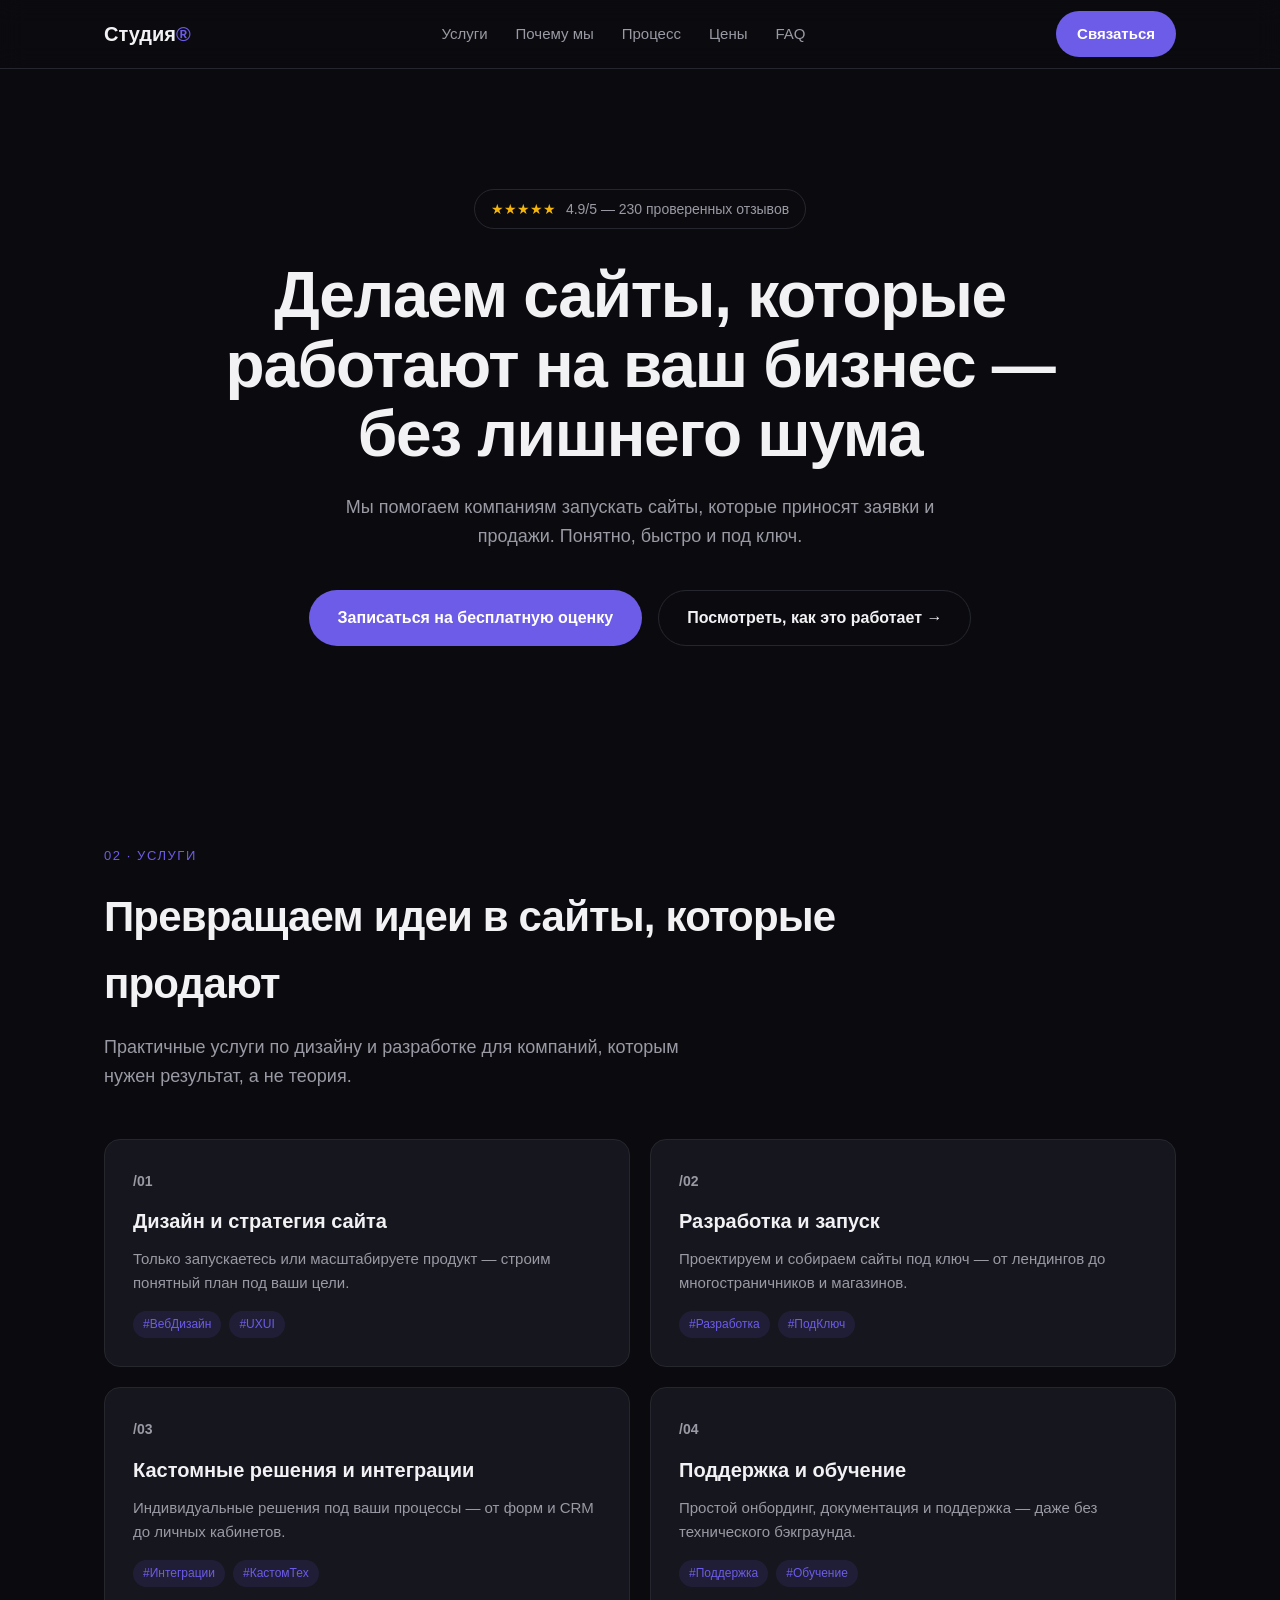
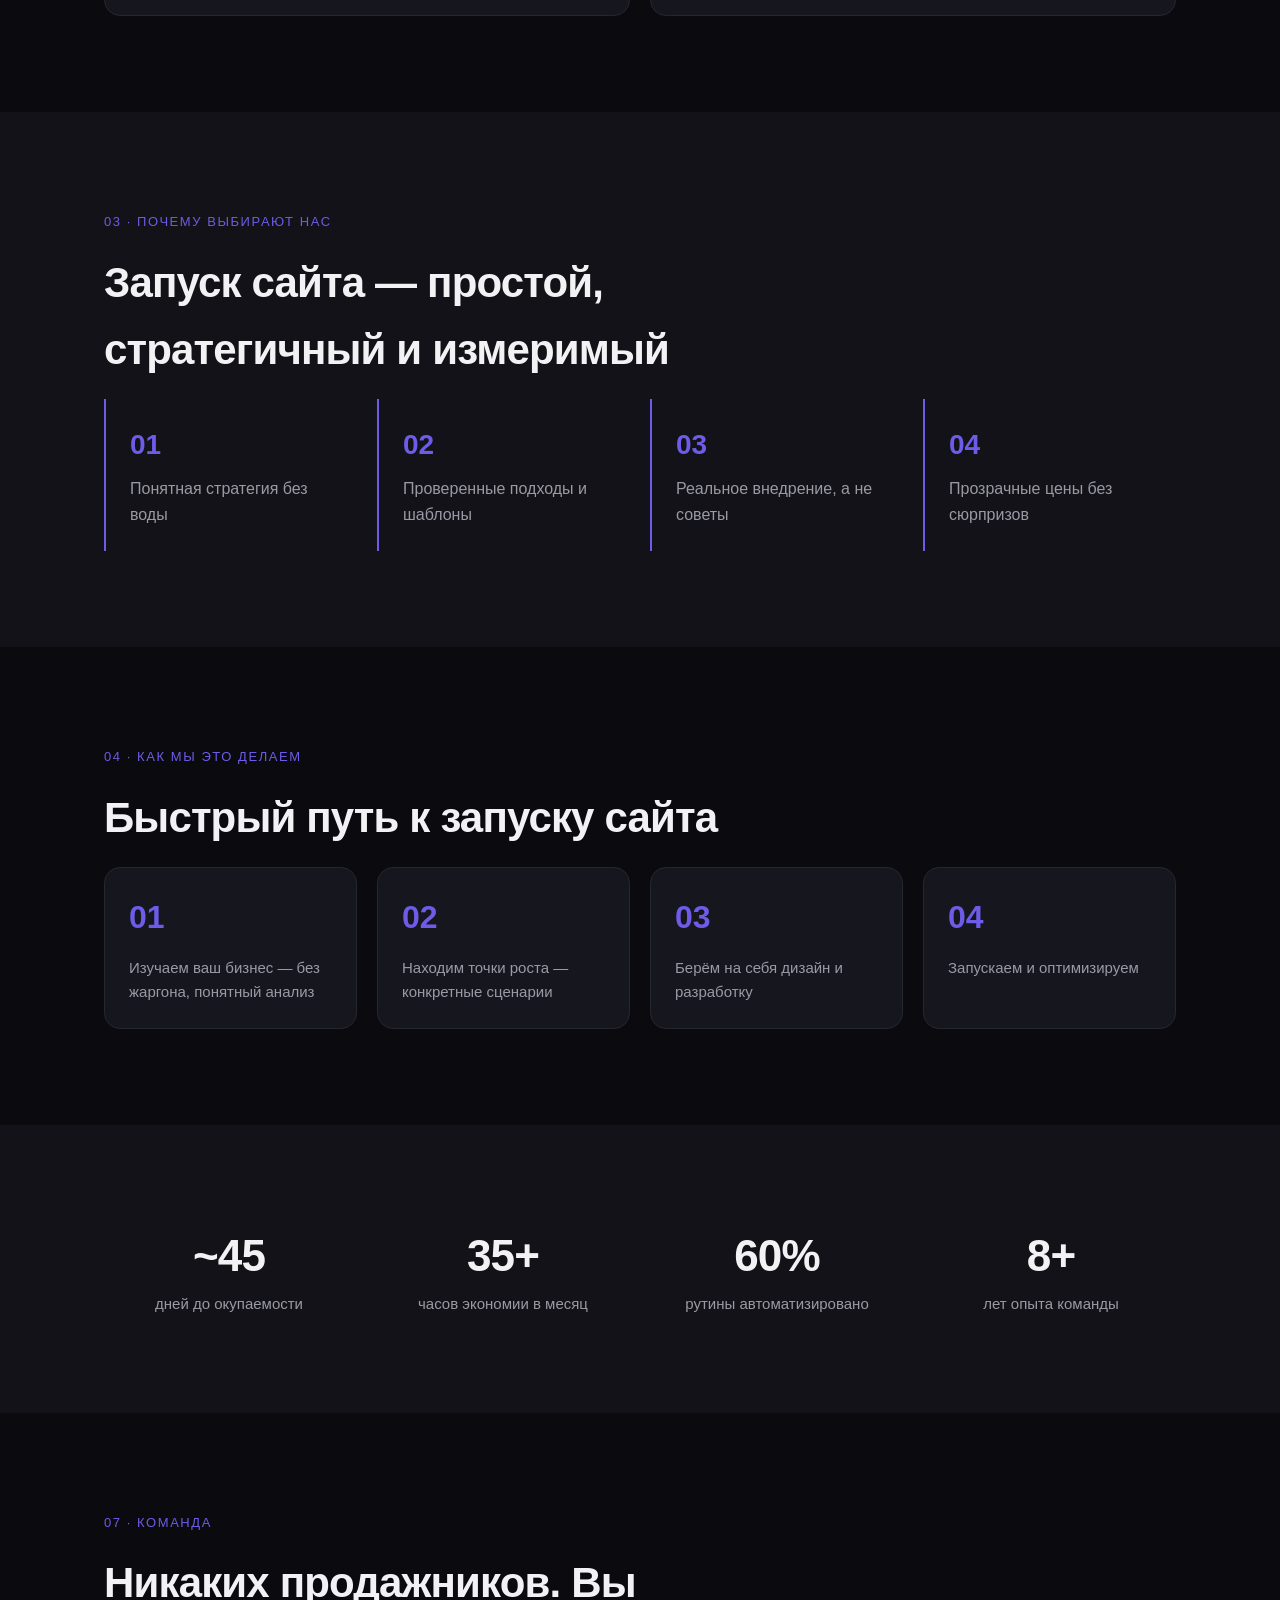
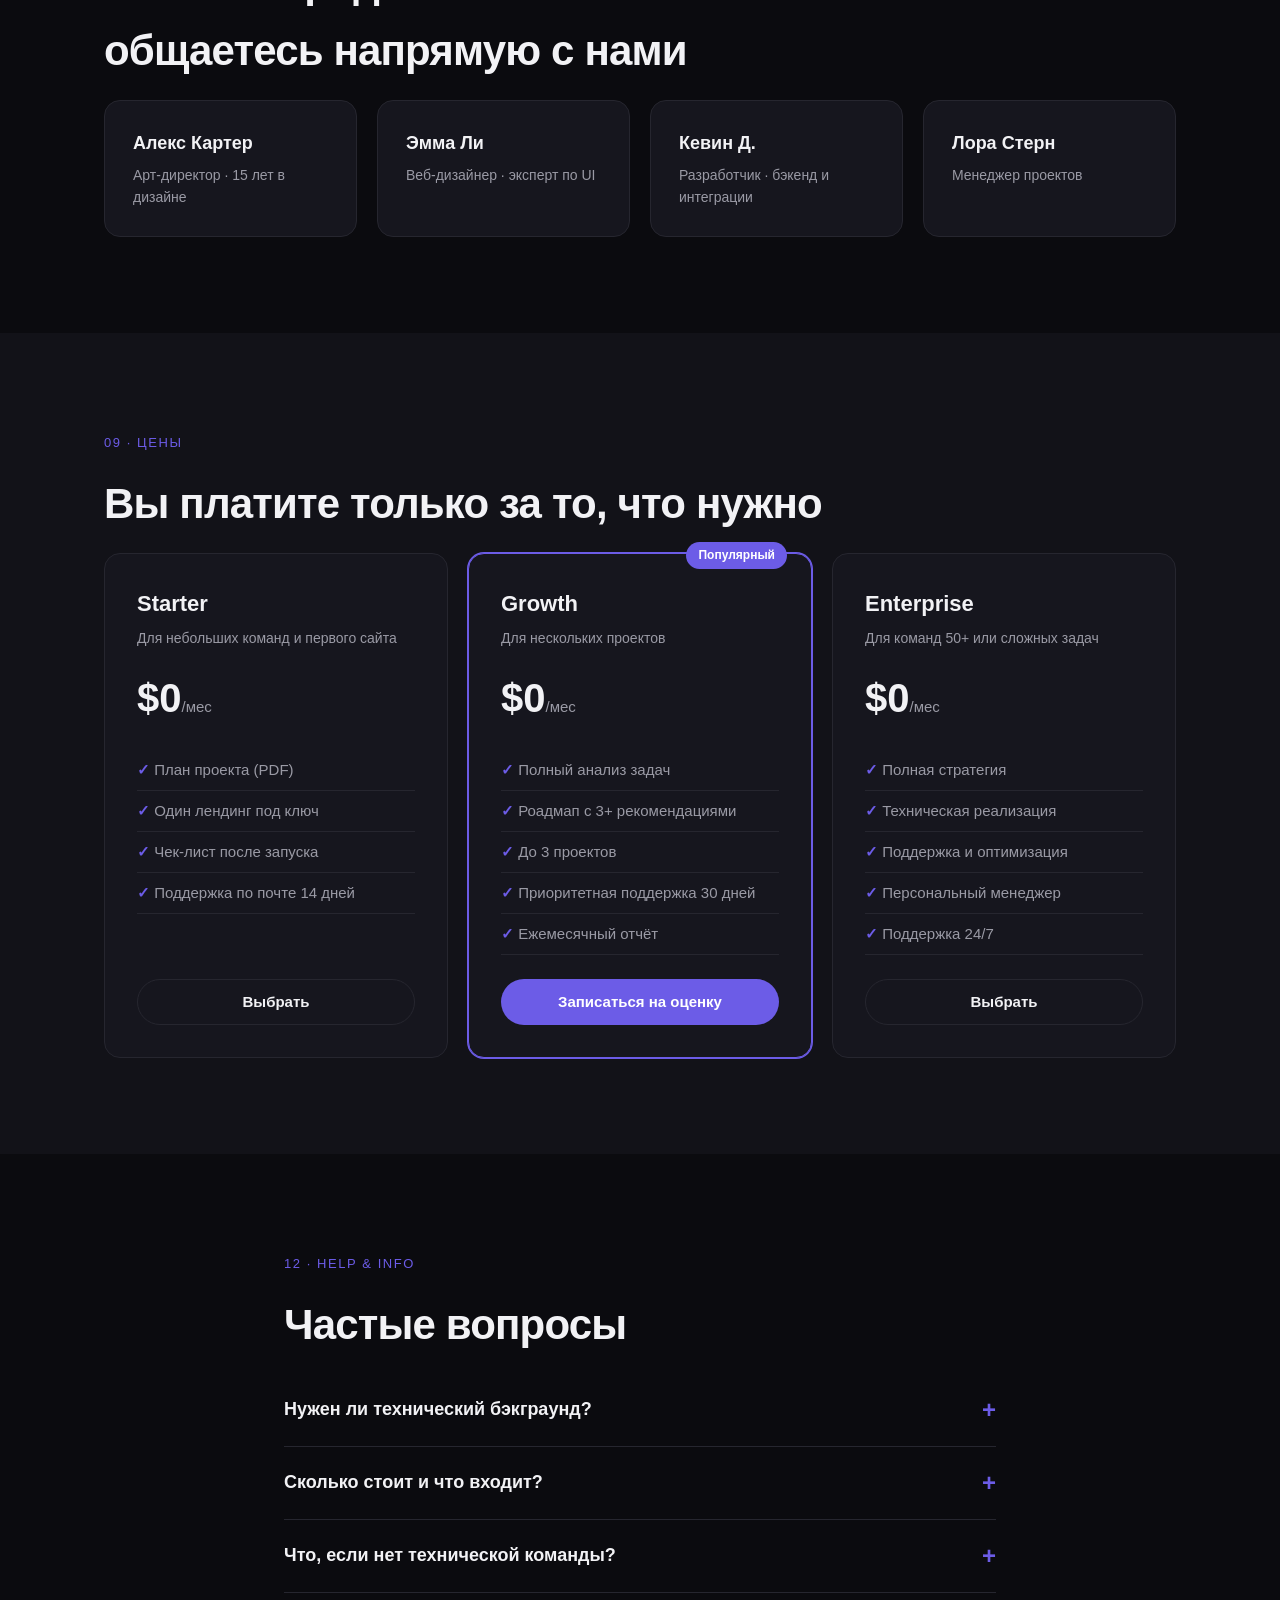
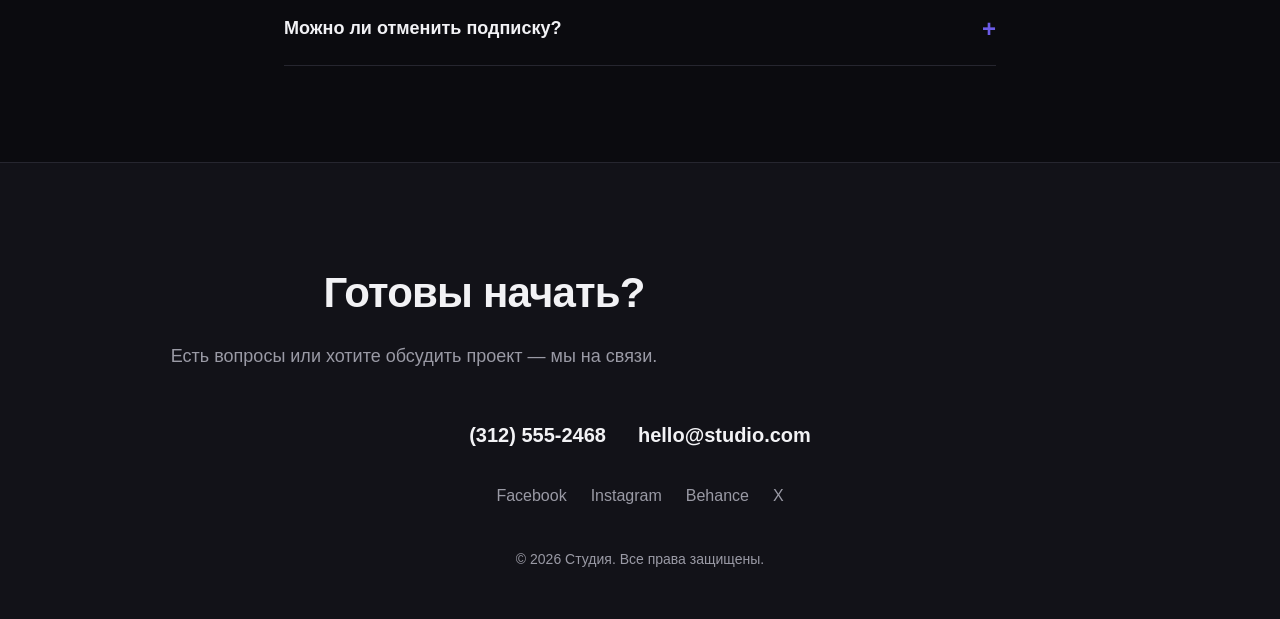
<file: index.html>
<!DOCTYPE html>
<html lang="ru">
<head>
  <meta charset="UTF-8" />
  <meta name="viewport" content="width=device-width, initial-scale=1.0" />
  <title>Веб-студия · Сайты под ключ для бизнеса</title>
  <meta name="description" content="Делаем сайты, которые приносят заявки и продажи. Дизайн, разработка и поддержка под ключ." />
  <link rel="stylesheet" href="styles.css" />
</head>
<body>
  <!-- Header -->
  <header class="header">
    <div class="container header__inner">
      <a href="#" class="logo">Студия<span>®</span></a>
      <nav class="nav" id="nav">
        <a href="#services">Услуги</a>
        <a href="#why">Почему мы</a>
        <a href="#process">Процесс</a>
        <a href="#pricing">Цены</a>
        <a href="#faq">FAQ</a>
      </nav>
      <a href="#contact" class="btn btn--primary">Связаться</a>
      <button class="burger" id="burger" aria-label="Меню">
        <span></span><span></span><span></span>
      </button>
    </div>
  </header>

  <!-- Hero -->
  <section class="hero">
    <div class="container">
      <div class="rating">
        <span class="stars">★★★★★</span>
        <span>4.9/5 — 230 проверенных отзывов</span>
      </div>
      <h1 class="hero__title">Делаем сайты, которые работают на ваш бизнес — без лишнего шума</h1>
      <p class="hero__subtitle">Мы помогаем компаниям запускать сайты, которые приносят заявки и продажи. Понятно, быстро и под ключ.</p>
      <div class="hero__actions">
        <a href="#contact" class="btn btn--primary btn--lg">Записаться на бесплатную оценку</a>
        <a href="#process" class="btn btn--ghost btn--lg">Посмотреть, как это работает →</a>
      </div>
    </div>
  </section>

  <!-- Services -->
  <section class="section" id="services">
    <div class="container">
      <span class="eyebrow">02 · Услуги</span>
      <h2 class="section__title">Превращаем идеи в сайты, которые продают</h2>
      <p class="section__lead">Практичные услуги по дизайну и разработке для компаний, которым нужен результат, а не теория.</p>
      <div class="grid grid--2">
        <article class="card">
          <span class="card__num">/01</span>
          <h3>Дизайн и стратегия сайта</h3>
          <p>Только запускаетесь или масштабируете продукт — строим понятный план под ваши цели.</p>
          <div class="tags"><span>#ВебДизайн</span><span>#UXUI</span></div>
        </article>
        <article class="card">
          <span class="card__num">/02</span>
          <h3>Разработка и запуск</h3>
          <p>Проектируем и собираем сайты под ключ — от лендингов до многостраничников и магазинов.</p>
          <div class="tags"><span>#Разработка</span><span>#ПодКлюч</span></div>
        </article>
        <article class="card">
          <span class="card__num">/03</span>
          <h3>Кастомные решения и интеграции</h3>
          <p>Индивидуальные решения под ваши процессы — от форм и CRM до личных кабинетов.</p>
          <div class="tags"><span>#Интеграции</span><span>#КастомТех</span></div>
        </article>
        <article class="card">
          <span class="card__num">/04</span>
          <h3>Поддержка и обучение</h3>
          <p>Простой онбординг, документация и поддержка — даже без технического бэкграунда.</p>
          <div class="tags"><span>#Поддержка</span><span>#Обучение</span></div>
        </article>
      </div>
    </div>
  </section>

  <!-- Why us -->
  <section class="section section--alt" id="why">
    <div class="container">
      <span class="eyebrow">03 · Почему выбирают нас</span>
      <h2 class="section__title">Запуск сайта — простой, стратегичный и измеримый</h2>
      <div class="grid grid--4">
        <div class="advantage"><span>01</span><p>Понятная стратегия без воды</p></div>
        <div class="advantage"><span>02</span><p>Проверенные подходы и шаблоны</p></div>
        <div class="advantage"><span>03</span><p>Реальное внедрение, а не советы</p></div>
        <div class="advantage"><span>04</span><p>Прозрачные цены без сюрпризов</p></div>
      </div>
    </div>
  </section>

  <!-- Process -->
  <section class="section" id="process">
    <div class="container">
      <span class="eyebrow">04 · Как мы это делаем</span>
      <h2 class="section__title">Быстрый путь к запуску сайта</h2>
      <div class="steps">
        <div class="step"><span class="step__num">01</span><p>Изучаем ваш бизнес — без жаргона, понятный анализ</p></div>
        <div class="step"><span class="step__num">02</span><p>Находим точки роста — конкретные сценарии</p></div>
        <div class="step"><span class="step__num">03</span><p>Берём на себя дизайн и разработку</p></div>
        <div class="step"><span class="step__num">04</span><p>Запускаем и оптимизируем</p></div>
      </div>
    </div>
  </section>

  <!-- Stats -->
  <section class="section section--alt">
    <div class="container">
      <div class="stats">
        <div class="stat"><strong>~45</strong><span>дней до окупаемости</span></div>
        <div class="stat"><strong>35+</strong><span>часов экономии в месяц</span></div>
        <div class="stat"><strong>60%</strong><span>рутины автоматизировано</span></div>
        <div class="stat"><strong>8+</strong><span>лет опыта команды</span></div>
      </div>
    </div>
  </section>

  <!-- Team -->
  <section class="section" id="team">
    <div class="container">
      <span class="eyebrow">07 · Команда</span>
      <h2 class="section__title">Никаких продажников. Вы общаетесь напрямую с нами</h2>
      <div class="grid grid--4">
        <div class="member"><h3>Алекс Картер</h3><p>Арт-директор · 15 лет в дизайне</p></div>
        <div class="member"><h3>Эмма Ли</h3><p>Веб-дизайнер · эксперт по UI</p></div>
        <div class="member"><h3>Кевин Д.</h3><p>Разработчик · бэкенд и интеграции</p></div>
        <div class="member"><h3>Лора Стерн</h3><p>Менеджер проектов</p></div>
      </div>
    </div>
  </section>

  <!-- Pricing -->
  <section class="section section--alt" id="pricing">
    <div class="container">
      <span class="eyebrow">09 · Цены</span>
      <h2 class="section__title">Вы платите только за то, что нужно</h2>
      <div class="grid grid--3">
        <div class="plan">
          <h3>Starter</h3>
          <p class="plan__desc">Для небольших команд и первого сайта</p>
          <div class="plan__price">$0<span>/мес</span></div>
          <ul>
            <li>План проекта (PDF)</li>
            <li>Один лендинг под ключ</li>
            <li>Чек-лист после запуска</li>
            <li>Поддержка по почте 14 дней</li>
          </ul>
          <a href="#contact" class="btn btn--ghost">Выбрать</a>
        </div>
        <div class="plan plan--popular">
          <span class="plan__badge">Популярный</span>
          <h3>Growth</h3>
          <p class="plan__desc">Для нескольких проектов</p>
          <div class="plan__price">$0<span>/мес</span></div>
          <ul>
            <li>Полный анализ задач</li>
            <li>Роадмап с 3+ рекомендациями</li>
            <li>До 3 проектов</li>
            <li>Приоритетная поддержка 30 дней</li>
            <li>Ежемесячный отчёт</li>
          </ul>
          <a href="#contact" class="btn btn--primary">Записаться на оценку</a>
        </div>
        <div class="plan">
          <h3>Enterprise</h3>
          <p class="plan__desc">Для команд 50+ или сложных задач</p>
          <div class="plan__price">$0<span>/мес</span></div>
          <ul>
            <li>Полная стратегия</li>
            <li>Техническая реализация</li>
            <li>Поддержка и оптимизация</li>
            <li>Персональный менеджер</li>
            <li>Поддержка 24/7</li>
          </ul>
          <a href="#contact" class="btn btn--ghost">Выбрать</a>
        </div>
      </div>
    </div>
  </section>

  <!-- FAQ -->
  <section class="section" id="faq">
    <div class="container container--narrow">
      <span class="eyebrow">12 · Help &amp; Info</span>
      <h2 class="section__title">Частые вопросы</h2>
      <div class="faq">
        <div class="faq__item">
          <button class="faq__q">Нужен ли технический бэкграунд?<span>+</span></button>
          <div class="faq__a"><p>Нет. Мы объясняем каждый шаг простым языком и берём всю техническую настройку на себя.</p></div>
        </div>
        <div class="faq__item">
          <button class="faq__q">Сколько стоит и что входит?<span>+</span></button>
          <div class="faq__a"><p>Цена зависит от задач и объёма. Каждый план включает аудит, настройку, реализацию и поддержку. Без скрытых платежей.</p></div>
        </div>
        <div class="faq__item">
          <button class="faq__q">Что, если нет технической команды?<span>+</span></button>
          <div class="faq__a"><p>Не проблема. Мы ведём весь процесс от начала до конца. Просто поделитесь целями.</p></div>
        </div>
        <div class="faq__item">
          <button class="faq__q">Можно ли отменить подписку?<span>+</span></button>
          <div class="faq__a"><p>В любой момент. Никаких долгосрочных обязательств, всё созданное остаётся вашим.</p></div>
        </div>
      </div>
    </div>
  </section>

  <!-- Contact / Footer -->
  <footer class="footer" id="contact">
    <div class="container">
      <h2 class="section__title">Готовы начать?</h2>
      <p class="section__lead">Есть вопросы или хотите обсудить проект — мы на связи.</p>
      <div class="footer__contacts">
        <a href="tel:+13125552468">(312) 555-2468</a>
        <a href="mailto:hello@studio.com">hello@studio.com</a>
      </div>
      <div class="footer__social">
        <a href="#">Facebook</a>
        <a href="#">Instagram</a>
        <a href="#">Behance</a>
        <a href="#">X</a>
      </div>
      <p class="footer__copy">© <span id="year"></span> Студия. Все права защищены.</p>
    </div>
  </footer>

  <script src="script.js"></script>
</body>
</html>
</file>
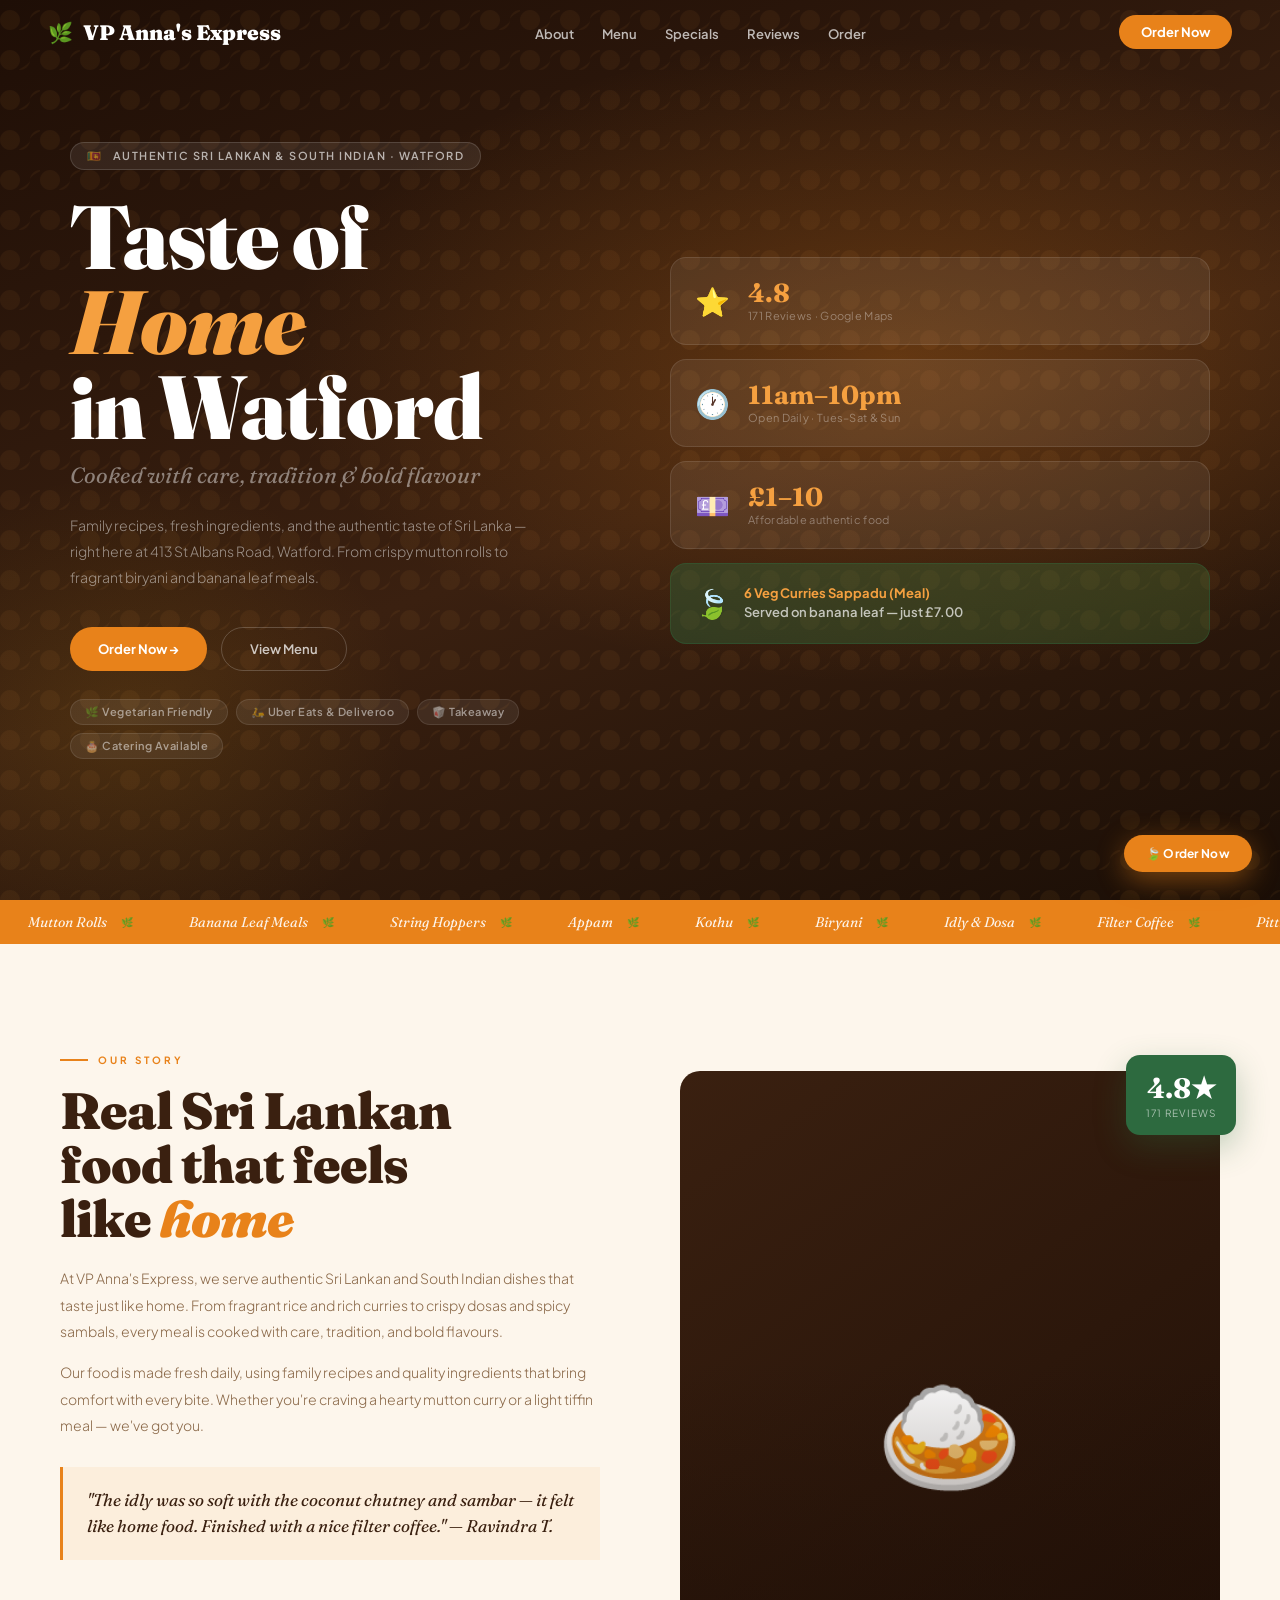
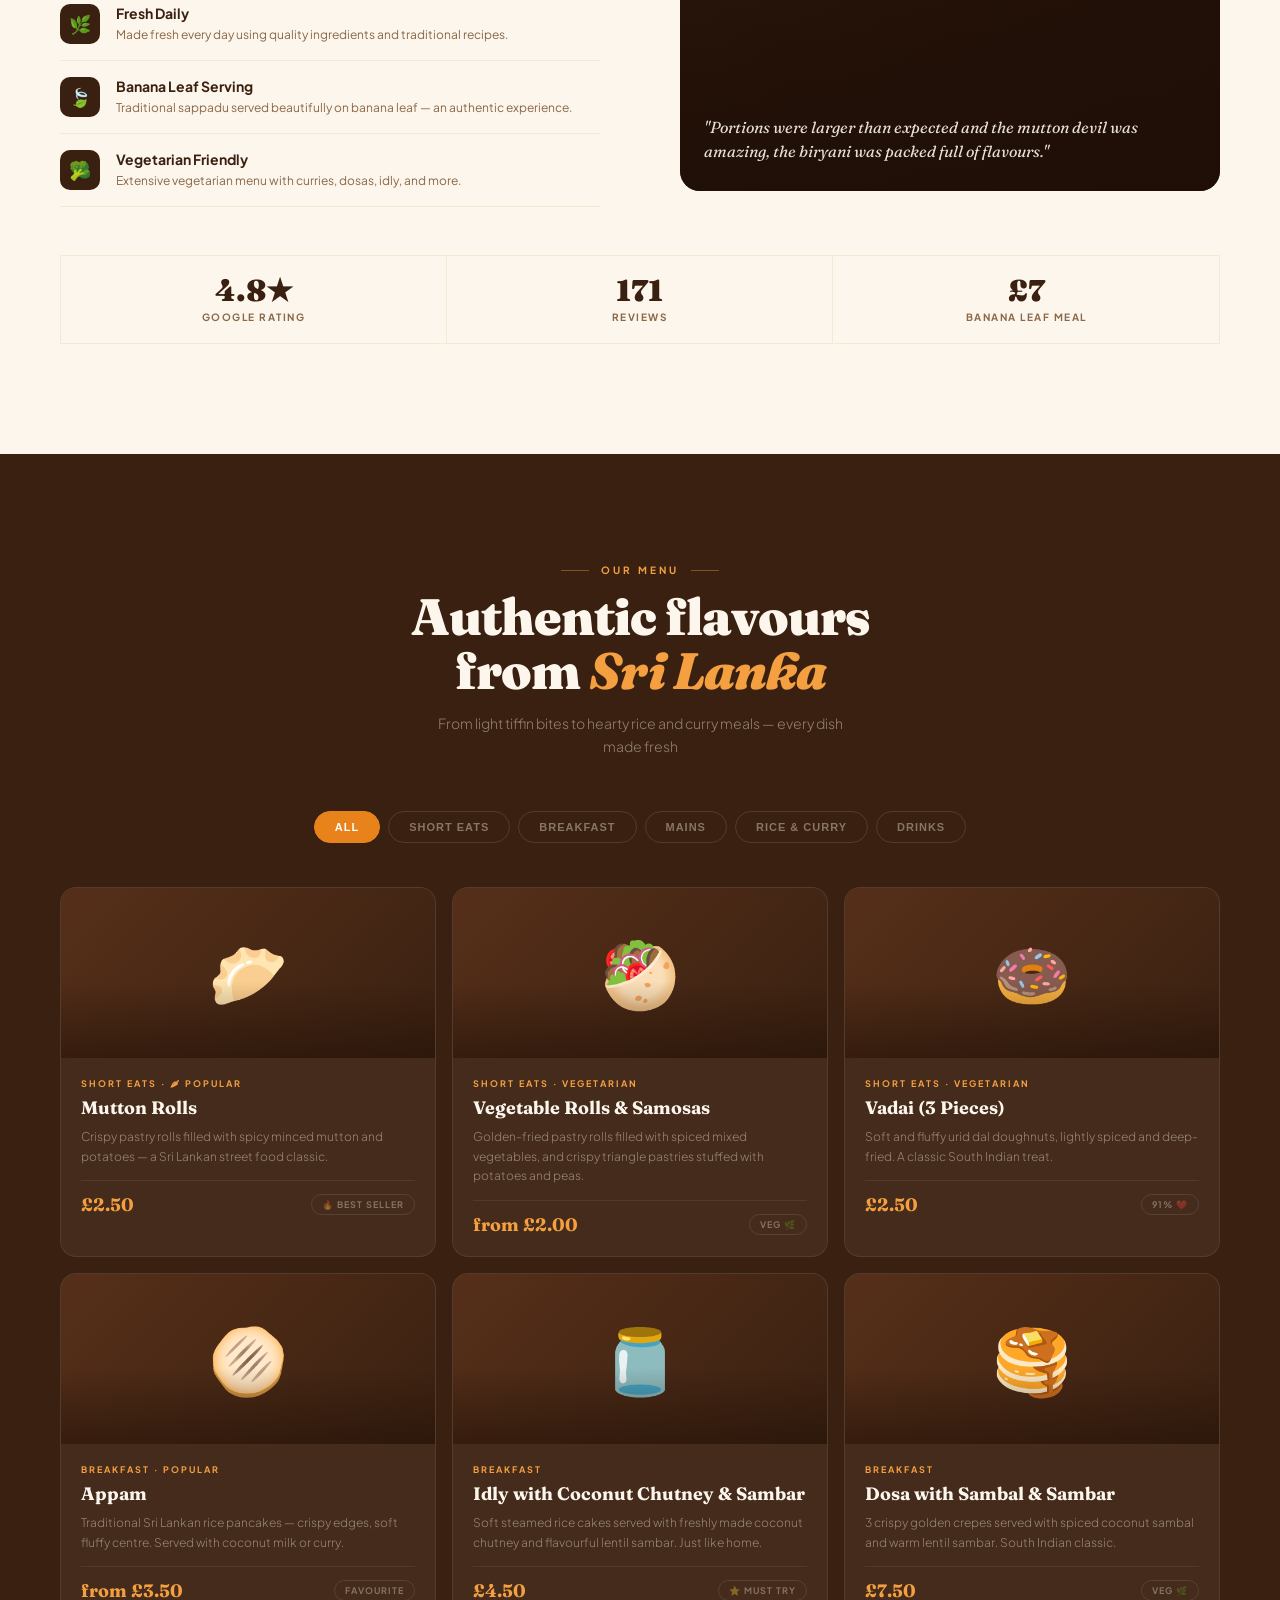
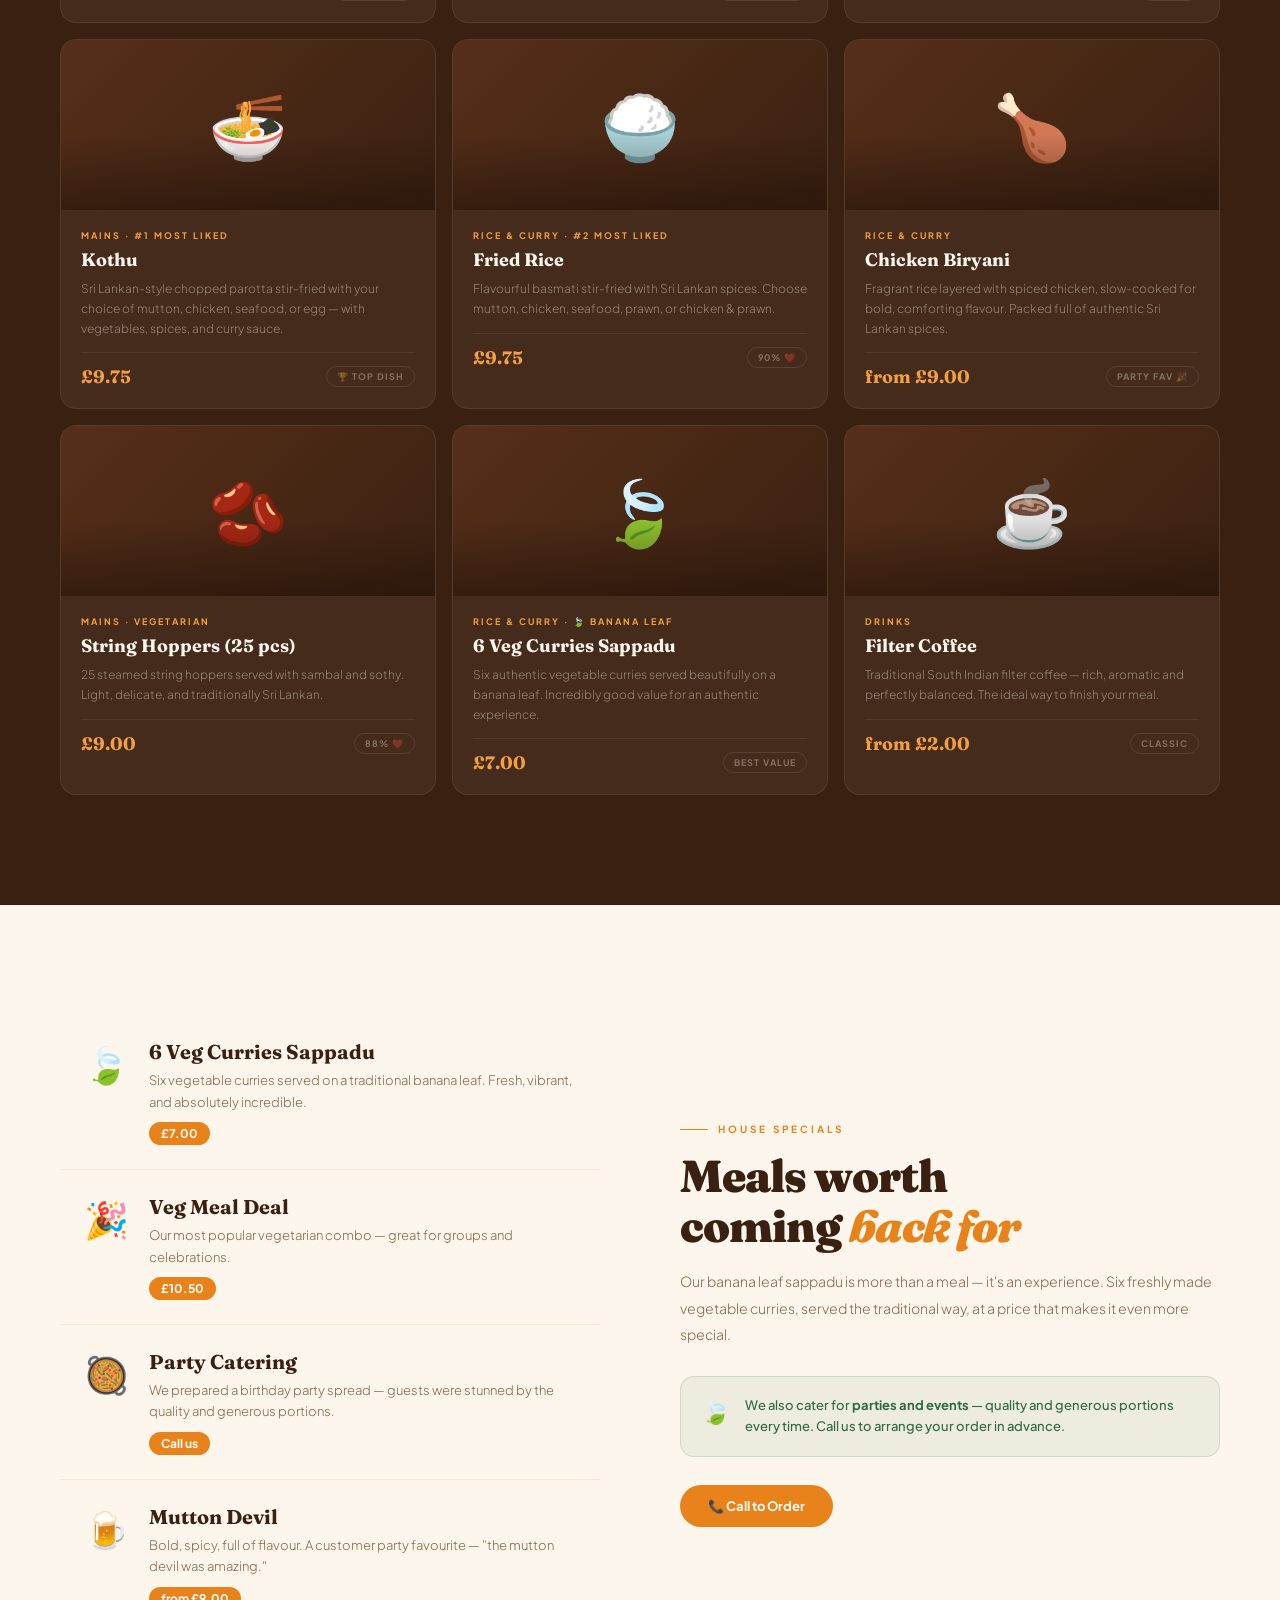
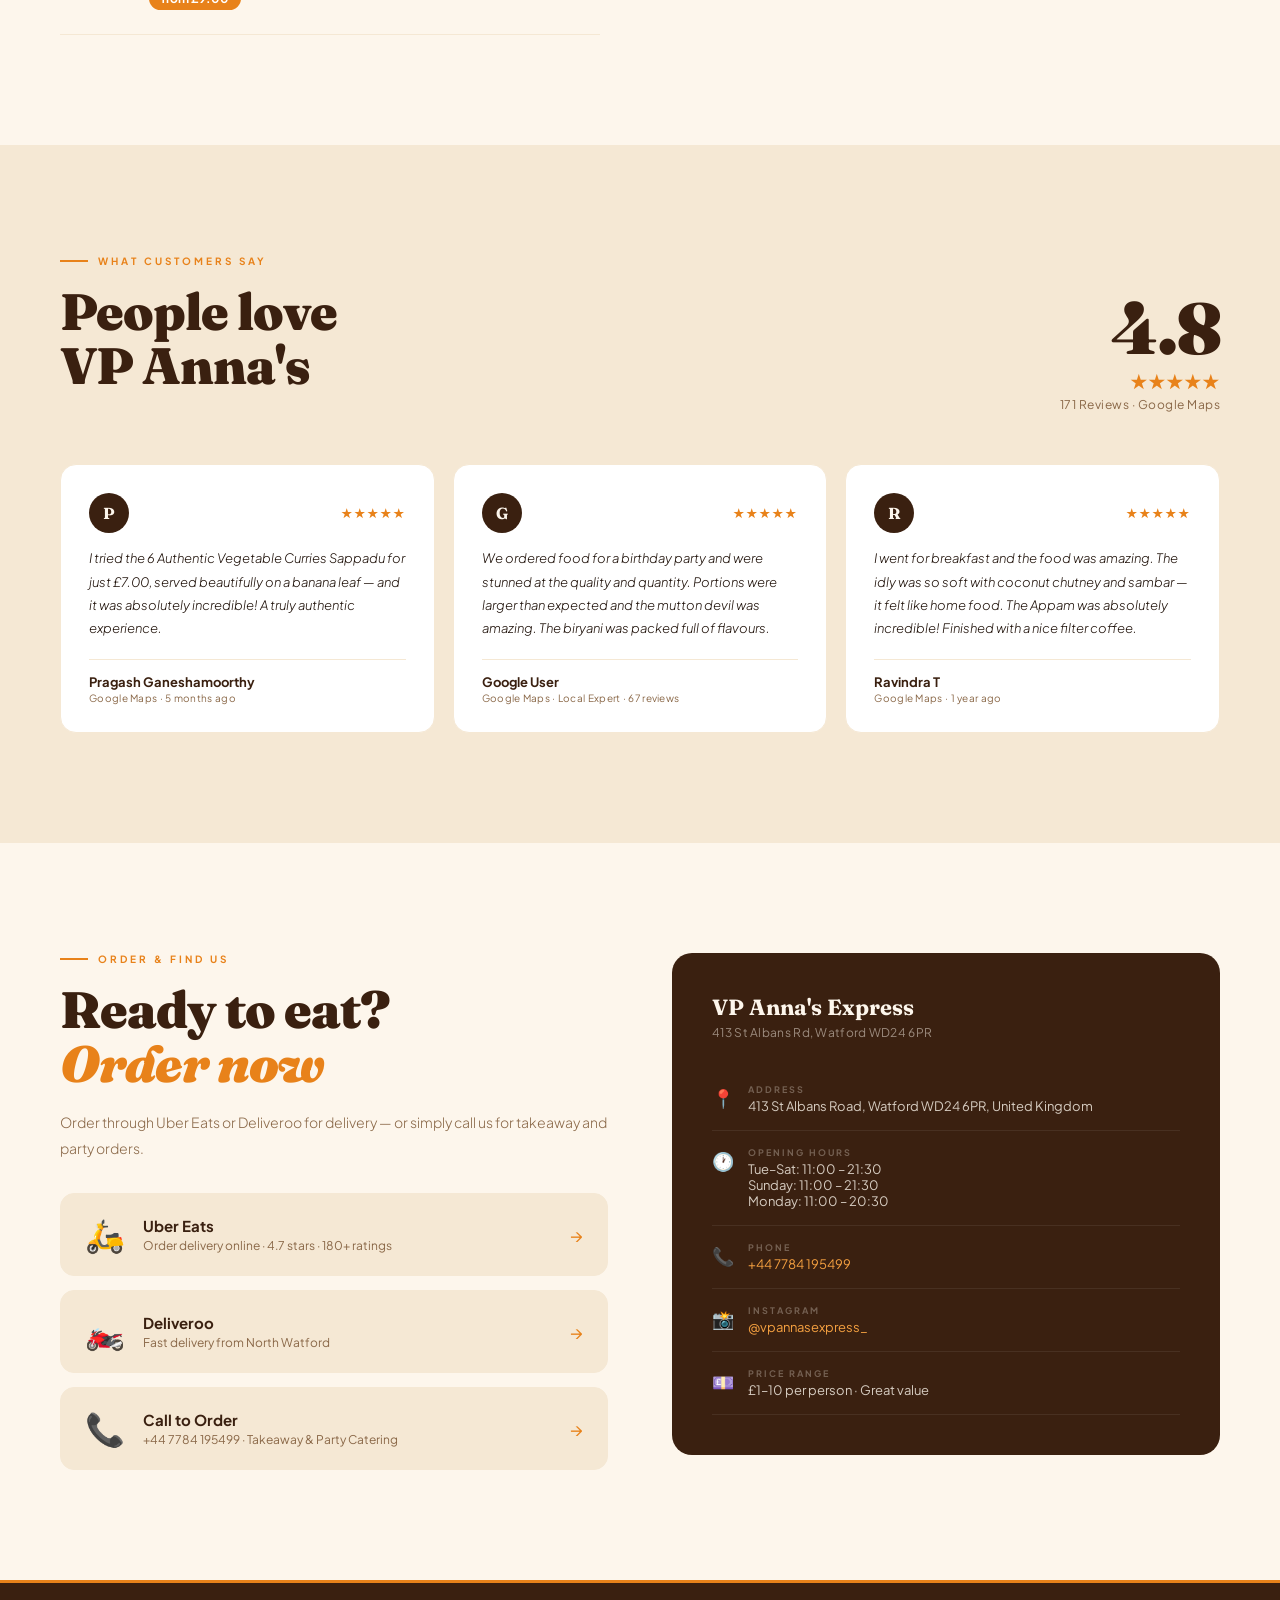
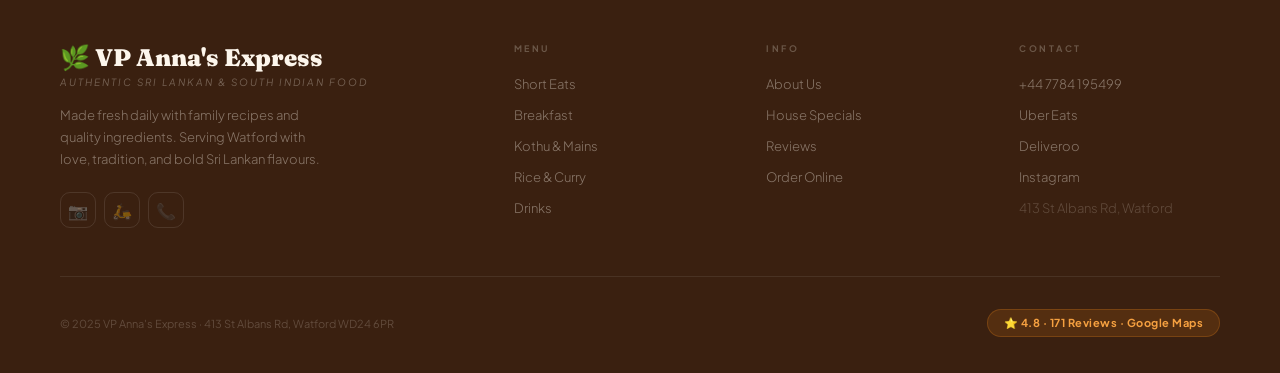
<file: vp-annas-site.html>
<!DOCTYPE html>
<html lang="en">
<head>
<meta charset="UTF-8">
<meta name="viewport" content="width=device-width, initial-scale=1.0">
<title>VP Anna's Express — Authentic Sri Lankan & South Indian Food · Watford</title>
<link rel="preconnect" href="https://fonts.googleapis.com">
<link href="https://fonts.googleapis.com/css2?family=Fraunces:ital,wght@0,400;0,600;0,700;0,900;1,400;1,700&family=Plus+Jakarta+Sans:wght@300;400;500;600;700&display=swap" rel="stylesheet">
<style>
:root {
  --saffron:   #e8821a;
  --saffron-l: #f5a040;
  --turmeric:  #d4a017;
  --curry:     #c05a1a;
  --green:     #2d6a3f;
  --green-l:   #3d8a52;
  --leaf:      #4a7c3a;
  --cream:     #fdf6ec;
  --cream-d:   #f5e8d4;
  --warm:      #3a2010;
  --brown:     #5a3018;
  --muted:     #8a6848;
  --white:     #ffffff;
  --text:      #1e1008;
}
*,*::before,*::after{box-sizing:border-box;margin:0;padding:0}
html{scroll-behavior:smooth}
body{font-family:'Plus Jakarta Sans',sans-serif;background:var(--cream);color:var(--text);overflow-x:hidden}

/* ── NAV ── */
nav{
  position:fixed;top:0;left:0;right:0;z-index:200;
  height:64px;display:flex;align-items:center;justify-content:space-between;
  padding:0 48px;
  background:rgba(253,246,236,0);
  transition:background .4s,box-shadow .4s;
}
nav.scrolled{background:rgba(253,246,236,.97);backdrop-filter:blur(16px);box-shadow:0 2px 20px rgba(58,32,16,.1)}
.nav-logo{
  font-family:'Fraunces',serif;font-size:21px;font-weight:900;
  color:var(--white);text-decoration:none;
  display:flex;align-items:center;gap:10px;
  transition:color .3s;
}
nav.scrolled .nav-logo{color:var(--warm)}
.nav-logo-leaf{font-size:20px}
.nav-links{display:flex;gap:28px;list-style:none}
.nav-links a{
  font-size:13px;font-weight:600;color:rgba(255,255,255,.7);
  text-decoration:none;transition:color .2s;
}
nav.scrolled .nav-links a{color:var(--muted)}
.nav-links a:hover{color:var(--saffron)!important}
.nav-order{
  background:var(--saffron);color:var(--white);
  padding:9px 22px;border-radius:100px;
  font-size:13px;font-weight:700;
  border:none;cursor:pointer;text-decoration:none;
  transition:background .2s,transform .2s;
}
.nav-order:hover{background:var(--saffron-l);transform:translateY(-1px)}
.hbg{display:none;flex-direction:column;gap:5px;cursor:pointer;padding:4px}
.hbg span{width:22px;height:2px;background:var(--white);border-radius:2px;display:block;transition:all .3s}
nav.scrolled .hbg span{background:var(--warm)}
.mob-nav{
  display:none;position:fixed;top:64px;left:0;right:0;z-index:199;
  background:var(--cream);border-bottom:2px solid var(--cream-d);
  padding:20px 32px 28px;flex-direction:column;gap:0;
  box-shadow:0 8px 32px rgba(58,32,16,.1);
}
.mob-nav.open{display:flex}
.mob-nav a{
  font-size:15px;font-weight:600;color:var(--warm);text-decoration:none;
  padding:14px 0;border-bottom:1px solid var(--cream-d);transition:color .2s;
}
.mob-nav a:hover{color:var(--saffron)}

/* ── HERO ── */
.hero{
  min-height:100vh;display:flex;align-items:center;
  background:var(--warm);
  position:relative;overflow:hidden;
}
.hero-bg{
  position:absolute;inset:0;
  background:
    radial-gradient(ellipse 80% 60% at 70% 40%,rgba(232,130,26,.25) 0%,transparent 60%),
    radial-gradient(ellipse 40% 50% at 10% 80%,rgba(212,160,23,.12) 0%,transparent 55%),
    linear-gradient(160deg,#1e0e06 0%,#3a2010 55%,#1a0e06 100%);
}
.hero-pattern{
  position:absolute;inset:0;opacity:.06;
  background-image:url("data:image/svg+xml,%3Csvg width='40' height='40' viewBox='0 0 40 40' xmlns='http://www.w3.org/2000/svg'%3E%3Cg fill='%23f5a040' fill-opacity='1'%3E%3Cpath d='M20 20c0-5.5-4.5-10-10-10S0 14.5 0 20s4.5 10 10 10 10-4.5 10-10zm10 0c0-5.5 4.5-10 10-10s-10 4.5-10 10-4.5 10-10 10 10-4.5 10-10z'/%3E%3C/g%3E%3C/svg%3E");
}
.hero-inner{
  position:relative;z-index:2;width:100%;
  display:grid;grid-template-columns:1fr 1fr;
  gap:60px;align-items:center;
  padding:80px 60px;
  max-width:1260px;margin:0 auto;
}
.hero-eyebrow{
  display:inline-flex;align-items:center;gap:10px;
  background:rgba(255,255,255,.08);border:1px solid rgba(255,255,255,.14);
  border-radius:100px;padding:6px 16px;margin-bottom:24px;
  animation:fadeUp .9s .2s both;
}
.hero-eyebrow-flag{font-size:14px}
.hero-eyebrow span{font-size:11px;font-weight:600;letter-spacing:1.5px;text-transform:uppercase;color:rgba(255,255,255,.65)}
.hero-h1{
  font-family:'Fraunces',serif;font-weight:900;
  font-size:clamp(48px,7vw,90px);line-height:.95;letter-spacing:-1px;
  color:var(--white);margin-bottom:12px;
  animation:fadeUp .9s .4s both;
}
.hero-h1 em{font-style:italic;color:var(--saffron-l)}
.hero-sub{
  font-family:'Fraunces',serif;font-style:italic;
  font-size:clamp(16px,2vw,22px);color:rgba(255,255,255,.45);
  margin-bottom:24px;animation:fadeUp .9s .5s both;
}
.hero-desc{
  font-size:14px;font-weight:300;line-height:1.85;
  color:rgba(255,255,255,.5);max-width:460px;
  margin-bottom:36px;animation:fadeUp .9s .6s both;
}
.hero-btns{display:flex;gap:14px;flex-wrap:wrap;animation:fadeUp .9s .75s both}
.btn-saffron{
  background:var(--saffron);color:var(--white);
  padding:13px 28px;border-radius:100px;
  font-size:13px;font-weight:700;
  border:none;cursor:pointer;text-decoration:none;
  display:inline-flex;align-items:center;gap:8px;
  transition:all .25s;
}
.btn-saffron:hover{background:var(--saffron-l);transform:translateY(-2px);box-shadow:0 8px 28px rgba(232,130,26,.35)}
.btn-ghost-w{
  background:transparent;color:rgba(255,255,255,.75);
  padding:13px 28px;border-radius:100px;
  font-size:13px;font-weight:600;
  border:1px solid rgba(255,255,255,.2);
  cursor:pointer;text-decoration:none;
  display:inline-flex;align-items:center;gap:8px;
  transition:all .25s;
}
.btn-ghost-w:hover{border-color:rgba(255,255,255,.5);color:var(--white)}
.hero-tags{
  display:flex;gap:8px;flex-wrap:wrap;
  margin-top:28px;animation:fadeUp .9s .9s both;
}
.hero-tag{
  background:rgba(255,255,255,.07);border:1px solid rgba(255,255,255,.1);
  border-radius:100px;padding:5px 14px;
  font-size:11px;font-weight:600;letter-spacing:.5px;
  color:rgba(255,255,255,.5);
}

/* hero right */
.hero-right{display:flex;flex-direction:column;gap:14px;animation:fadeUp .9s .5s both}
.hero-card{
  background:rgba(255,255,255,.07);border:1px solid rgba(255,255,255,.1);
  border-radius:16px;padding:22px 24px;
  display:flex;align-items:center;gap:18px;
  transition:background .2s;
}
.hero-card:hover{background:rgba(255,255,255,.11)}
.hero-card-icon{font-size:28px;flex-shrink:0}
.hero-card-num{
  font-family:'Fraunces',serif;font-weight:700;font-size:26px;
  color:var(--saffron-l);line-height:1;margin-bottom:3px;
}
.hero-card-lbl{font-size:11px;color:rgba(255,255,255,.35);letter-spacing:.3px}
.hero-banana-leaf{
  background:linear-gradient(135deg,rgba(45,106,63,.4),rgba(74,124,58,.3));
  border:1px solid rgba(45,106,63,.4);
  border-radius:16px;padding:20px 24px;
  display:flex;align-items:center;gap:14px;
}
.hero-banana-text{font-size:13px;font-weight:600;color:rgba(255,255,255,.7);line-height:1.5}
.hero-banana-text strong{color:var(--saffron-l)}

@keyframes fadeUp{from{opacity:0;transform:translateY(22px)}to{opacity:1;transform:translateY(0)}}

/* ── TICKER ── */
.ticker{overflow:hidden;padding:13px 0;background:var(--saffron)}
.ticker-track{display:flex;animation:ticker 22s linear infinite;white-space:nowrap}
.ticker-item{
  font-family:'Fraunces',serif;font-style:italic;font-size:14px;
  color:rgba(255,255,255,.9);padding:0 28px;
  display:inline-flex;align-items:center;gap:14px;
}
.ticker-item::after{content:'🌿';font-size:10px;font-style:normal}
@keyframes ticker{from{transform:translateX(0)}to{transform:translateX(-50%)}}

/* ── ABOUT ── */
#about{padding:110px 60px;background:var(--cream)}
.ab-inner{max-width:1240px;margin:0 auto}
.ab-grid{display:grid;grid-template-columns:1fr 1fr;gap:80px;align-items:center}
.sec-tag{
  font-size:10px;font-weight:700;letter-spacing:3px;text-transform:uppercase;
  color:var(--saffron);display:flex;align-items:center;gap:10px;margin-bottom:18px;
}
.sec-tag::before{content:'';width:28px;height:1.5px;background:var(--saffron)}
.sec-h2{
  font-family:'Fraunces',serif;font-weight:900;
  font-size:clamp(36px,4vw,54px);line-height:1.05;letter-spacing:-1px;
  color:var(--warm);margin-bottom:20px;
}
.sec-h2 em{font-style:italic;color:var(--saffron)}
.ab-text{font-size:14px;font-weight:300;line-height:1.9;color:var(--muted);margin-bottom:14px}
.ab-quote{
  margin:28px 0;padding:20px 24px;
  background:rgba(232,130,26,.07);border-left:3px solid var(--saffron);
  font-family:'Fraunces',serif;font-style:italic;font-size:17px;
  color:var(--warm);line-height:1.55;
}
.ab-feats{display:flex;flex-direction:column;gap:0;margin-top:28px}
.abfeat{
  display:flex;gap:16px;padding:16px 0;
  border-bottom:1px solid var(--cream-d);transition:padding-left .2s;
}
.abfeat:hover{padding-left:8px}
.abfeat-icon{
  width:40px;height:40px;background:var(--warm);border-radius:10px;
  display:flex;align-items:center;justify-content:center;
  font-size:18px;flex-shrink:0;
}
.abfeat-title{font-weight:700;font-size:14px;color:var(--warm);margin-bottom:3px}
.abfeat-desc{font-size:12px;color:var(--muted);line-height:1.6}

.ab-right{position:relative}
.ab-img{
  aspect-ratio:3/4;border-radius:20px;overflow:hidden;
  background:linear-gradient(145deg,#3a2010,#1e0e06);
  display:flex;align-items:center;justify-content:center;
  font-size:120px;position:relative;
}
.ab-img::after{
  content:'';position:absolute;inset:0;
  background:linear-gradient(180deg,transparent 40%,rgba(30,14,6,.75) 100%);
}
.ab-img-caption{
  position:absolute;bottom:28px;left:24px;right:24px;z-index:2;
  font-family:'Fraunces',serif;font-style:italic;
  font-size:16px;color:rgba(253,246,236,.9);line-height:1.5;
}
.ab-badge{
  position:absolute;top:-16px;right:-16px;
  background:var(--green);border-radius:14px;padding:16px 20px;
  box-shadow:0 12px 32px rgba(45,106,63,.3);text-align:center;
}
.ab-badge-num{font-family:'Fraunces',serif;font-weight:700;font-size:28px;color:var(--white)}
.ab-badge-txt{font-size:10px;color:rgba(255,255,255,.6);letter-spacing:1px;text-transform:uppercase;margin-top:2px}
.ab-stats{display:grid;grid-template-columns:repeat(3,1fr);border:1.5px solid var(--cream-d);margin-top:28px}
.abstat{padding:20px 14px;text-align:center;border-right:1.5px solid var(--cream-d);transition:background .2s}
.abstat:last-child{border-right:none}
.abstat:hover{background:rgba(232,130,26,.05)}
.abstat-n{font-family:'Fraunces',serif;font-weight:900;font-size:30px;color:var(--warm);line-height:1;margin-bottom:5px}
.abstat-l{font-size:10px;font-weight:700;letter-spacing:1.5px;text-transform:uppercase;color:var(--muted)}

/* ── MENU ── */
#menu{padding:110px 60px;background:var(--warm)}
.mn-inner{max-width:1240px;margin:0 auto}
.sec-h2-l{
  font-family:'Fraunces',serif;font-weight:900;
  font-size:clamp(36px,4vw,54px);line-height:1.05;letter-spacing:-1px;
  color:var(--cream);margin-bottom:14px;
}
.sec-h2-l em{font-style:italic;color:var(--saffron-l)}
.sec-d-l{font-size:14px;font-weight:300;color:rgba(253,246,236,.45);max-width:440px;margin:0 auto;line-height:1.7}
.mn-head{text-align:center;margin-bottom:52px}
.sec-tag-c{
  font-size:10px;font-weight:700;letter-spacing:3px;text-transform:uppercase;
  color:var(--saffron-l);display:flex;align-items:center;justify-content:center;gap:12px;margin-bottom:14px;
}
.sec-tag-c::before,.sec-tag-c::after{content:'';width:28px;height:1px;background:var(--saffron-l);opacity:.4}
.mn-tabs{display:flex;justify-content:center;flex-wrap:wrap;gap:8px;margin-bottom:44px}
.mtab{
  padding:9px 20px;border-radius:100px;
  font-size:11px;font-weight:700;letter-spacing:1px;text-transform:uppercase;
  background:transparent;color:rgba(253,246,236,.4);
  border:1px solid rgba(255,255,255,.12);cursor:pointer;transition:all .2s;
}
.mtab.active,.mtab:hover{background:var(--saffron);color:var(--white);border-color:var(--saffron)}
.mn-grid{display:grid;grid-template-columns:repeat(3,1fr);gap:16px}
.mcard{
  background:rgba(255,255,255,.05);border:1px solid rgba(255,255,255,.08);
  border-radius:16px;overflow:hidden;
  transition:all .3s;cursor:default;
}
.mcard:hover{background:rgba(255,255,255,.1);transform:translateY(-4px);border-color:rgba(232,130,26,.3)}
.mcard-img{
  height:170px;background:linear-gradient(135deg,rgba(90,48,24,.8),rgba(58,32,16,.9));
  display:flex;align-items:center;justify-content:center;
  font-size:64px;position:relative;overflow:hidden;
}
.mcard-img::after{content:'';position:absolute;inset:0;background:linear-gradient(180deg,transparent 55%,rgba(30,14,6,.5) 100%)}
.mcard-body{padding:20px}
.mcard-cat{font-size:9px;font-weight:700;letter-spacing:2px;text-transform:uppercase;color:var(--saffron-l);margin-bottom:8px}
.mcard-name{font-family:'Fraunces',serif;font-weight:700;font-size:18px;color:var(--cream);margin-bottom:8px;line-height:1.2}
.mcard-desc{font-size:12px;font-weight:300;color:rgba(253,246,236,.45);line-height:1.65;margin-bottom:14px}
.mcard-foot{display:flex;justify-content:space-between;align-items:center;padding-top:12px;border-top:1px solid rgba(255,255,255,.07)}
.mcard-price{font-family:'Fraunces',serif;font-weight:700;font-size:18px;color:var(--saffron-l)}
.mcard-badge{font-size:9px;font-weight:700;letter-spacing:1px;text-transform:uppercase;padding:4px 10px;border:1px solid rgba(255,255,255,.1);color:rgba(253,246,236,.35);border-radius:100px}

/* ── SPECIALS ── */
#specials{padding:110px 60px;background:var(--cream)}
.sp-inner{max-width:1240px;margin:0 auto}
.sp-grid{display:grid;grid-template-columns:1fr 1fr;gap:80px;align-items:center}
.sp-meals{display:flex;flex-direction:column;gap:0}
.sp-meal{
  display:flex;gap:20px;align-items:flex-start;
  padding:24px;border-bottom:1.5px solid var(--cream-d);
  transition:background .2s,padding-left .2s;
  border-radius:0;
}
.sp-meal:hover{background:rgba(232,130,26,.05);padding-left:32px}
.sp-meal-icon{font-size:36px;flex-shrink:0;padding-top:2px}
.sp-meal-name{font-family:'Fraunces',serif;font-weight:700;font-size:20px;color:var(--warm);margin-bottom:6px}
.sp-meal-desc{font-size:13px;font-weight:300;color:var(--muted);line-height:1.65;margin-bottom:8px}
.sp-meal-price{
  display:inline-flex;align-items:center;gap:6px;
  background:var(--saffron);color:var(--white);
  border-radius:100px;padding:4px 12px;
  font-size:12px;font-weight:700;
}
.sp-right .sec-tag{margin-bottom:16px}
.sp-h2{
  font-family:'Fraunces',serif;font-weight:900;
  font-size:clamp(34px,3.5vw,50px);letter-spacing:-1px;
  color:var(--warm);margin-bottom:18px;line-height:1.1;
}
.sp-h2 em{font-style:italic;color:var(--saffron)}
.sp-text{font-size:14px;font-weight:300;line-height:1.9;color:var(--muted);margin-bottom:28px}
.sp-leaf-note{
  display:flex;align-items:flex-start;gap:14px;
  background:rgba(45,106,63,.07);border:1px solid rgba(45,106,63,.15);
  border-radius:14px;padding:18px 20px;margin-bottom:28px;
}
.sp-leaf-note p{font-size:13px;color:var(--green);line-height:1.65;font-weight:500}

/* ── REVIEWS ── */
#reviews{padding:110px 60px;background:var(--cream-d)}
.rv-inner{max-width:1240px;margin:0 auto}
.rv-head{display:flex;justify-content:space-between;align-items:flex-end;margin-bottom:52px}
.rv-rating{text-align:right}
.rv-big{font-family:'Fraunces',serif;font-weight:900;font-size:72px;color:var(--warm);line-height:1;letter-spacing:-2px}
.rv-stars{color:var(--saffron);font-size:20px;margin:4px 0}
.rv-count{font-size:12px;color:var(--muted);letter-spacing:.5px}
.rv-grid{display:grid;grid-template-columns:repeat(3,1fr);gap:18px}
.rcard{
  background:var(--white);padding:28px;border-radius:16px;
  border:1.5px solid var(--cream-d);transition:all .3s;
}
.rcard:hover{transform:translateY(-4px);box-shadow:0 16px 40px rgba(58,32,16,.1);border-color:var(--saffron)}
.rcard-top{display:flex;justify-content:space-between;align-items:center;margin-bottom:14px}
.rcard-av{
  width:40px;height:40px;border-radius:50%;background:var(--warm);
  display:flex;align-items:center;justify-content:center;
  font-family:'Fraunces',serif;font-size:16px;color:var(--cream);font-weight:700;flex-shrink:0;
}
.rcard-stars{color:var(--saffron);font-size:13px;letter-spacing:2px}
.rcard-text{font-size:13px;font-weight:300;color:var(--text);line-height:1.8;margin-bottom:18px;font-style:italic}
.rcard-foot{padding-top:14px;border-top:1.5px solid var(--cream-d)}
.rcard-name{font-weight:700;font-size:13px;color:var(--warm)}
.rcard-src{font-size:10px;color:var(--muted);margin-top:2px;letter-spacing:.3px}

/* ── ORDER ── */
#order{padding:110px 60px;background:var(--cream)}
.or-inner{max-width:1240px;margin:0 auto}
.or-grid{display:grid;grid-template-columns:1fr 1fr;gap:64px;align-items:start}
.or-platforms{display:flex;flex-direction:column;gap:14px;margin-top:32px}
.or-platform{
  display:flex;align-items:center;gap:18px;
  background:var(--cream-d);border:1.5px solid var(--cream-d);
  border-radius:14px;padding:20px 24px;
  text-decoration:none;transition:all .2s;
}
.or-platform:hover{border-color:var(--saffron);background:rgba(232,130,26,.05);transform:translateX(6px)}
.or-platform-icon{font-size:32px;flex-shrink:0}
.or-platform-name{font-weight:700;font-size:15px;color:var(--warm);margin-bottom:3px}
.or-platform-desc{font-size:12px;color:var(--muted)}
.or-platform-arrow{margin-left:auto;font-size:18px;color:var(--saffron)}

.or-info{background:var(--warm);border-radius:20px;padding:40px;color:var(--cream)}
.or-info-title{font-family:'Fraunces',serif;font-weight:700;font-size:22px;margin-bottom:4px}
.or-info-sub{font-size:12px;color:rgba(253,246,236,.5);margin-bottom:28px;letter-spacing:.3px}
.or-info-items{display:flex;flex-direction:column;gap:0}
.or-info-item{display:flex;gap:14px;align-items:flex-start;padding:16px 0;border-bottom:1px solid rgba(255,255,255,.07)}
.or-info-ico{font-size:18px;flex-shrink:0;padding-top:2px}
.or-info-lbl{font-size:9px;font-weight:700;letter-spacing:2px;text-transform:uppercase;color:rgba(253,246,236,.3);margin-bottom:3px}
.or-info-val{font-size:13px;color:rgba(253,246,236,.8)}
.or-info-val a{color:var(--saffron-l);text-decoration:none}

/* ── FOOTER ── */
footer{background:var(--warm);padding:60px 60px 36px;border-top:3px solid var(--saffron)}
.ft-inner{max-width:1240px;margin:0 auto}
.ft-top{
  display:grid;grid-template-columns:2fr 1fr 1fr 1fr;gap:52px;
  padding-bottom:48px;border-bottom:1px solid rgba(255,255,255,.08);margin-bottom:32px;
}
.ft-logo{font-family:'Fraunces',serif;font-weight:900;font-size:24px;color:var(--cream);margin-bottom:4px}
.ft-slogan{font-size:10px;letter-spacing:2px;text-transform:uppercase;color:rgba(253,246,236,.3);margin-bottom:16px;font-style:italic}
.ft-desc{font-size:13px;font-weight:300;color:rgba(253,246,236,.4);line-height:1.7;margin-bottom:22px;max-width:260px}
.ft-socials{display:flex;gap:8px}
.ftsoc{
  width:36px;height:36px;border-radius:10px;
  border:1px solid rgba(255,255,255,.1);
  display:flex;align-items:center;justify-content:center;
  font-size:16px;color:rgba(255,255,255,.35);text-decoration:none;
  transition:all .2s;
}
.ftsoc:hover{background:var(--saffron);border-color:var(--saffron);color:var(--white)}
.ft-col-h{font-size:9px;font-weight:700;letter-spacing:2.5px;text-transform:uppercase;color:rgba(253,246,236,.25);margin-bottom:18px}
.ft-links{list-style:none;display:flex;flex-direction:column;gap:10px}
.ft-links a{font-size:13px;font-weight:300;color:rgba(253,246,236,.4);text-decoration:none;transition:color .2s}
.ft-links a:hover{color:var(--saffron-l)}
.ft-bottom{display:flex;justify-content:space-between;align-items:center;flex-wrap:wrap;gap:12px}
.ft-copy{font-size:11px;color:rgba(253,246,236,.2)}
.ft-badge{
  display:flex;align-items:center;gap:8px;
  background:rgba(232,130,26,.15);border:1px solid rgba(232,130,26,.25);
  border-radius:100px;padding:6px 16px;
}
.ft-badge span{font-size:11px;color:var(--saffron-l);font-weight:700;letter-spacing:.5px}

/* ── FLOAT ── */
.float{
  position:fixed;bottom:28px;right:28px;z-index:100;
  background:var(--saffron);color:var(--white);
  padding:11px 22px;border-radius:100px;
  font-size:12px;font-weight:700;letter-spacing:.3px;
  box-shadow:0 8px 28px rgba(232,130,26,.45);
  text-decoration:none;display:flex;align-items:center;gap:8px;
  transition:all .2s;animation:floatAnim 3s ease-in-out infinite;
}
.float:hover{background:var(--saffron-l);transform:translateY(-3px)}
@keyframes floatAnim{0%,100%{transform:translateY(0)}50%{transform:translateY(-5px)}}

/* ── REVEAL ── */
.reveal{opacity:0;transform:translateY(24px);transition:opacity .75s,transform .75s}
.reveal.visible{opacity:1;transform:translateY(0)}
.rd1{transition-delay:.1s}.rd2{transition-delay:.2s}.rd3{transition-delay:.3s}

/* ── MOBILE ── */
@media(max-width:960px){
  nav{padding:0 24px}
  .nav-links,.nav-order{display:none}
  .hbg{display:flex}
  .hero-inner{grid-template-columns:1fr;padding:80px 28px 60px;gap:40px}
  .hero-right{display:none}
  .hero-h1{font-size:clamp(46px,13vw,72px)}
  #about,#menu,#specials,#reviews,#order{padding:72px 24px}
  .ab-grid,.sp-grid,.or-grid{grid-template-columns:1fr;gap:48px}
  .ab-right{display:none}
  .mn-grid,.rv-grid{grid-template-columns:1fr;gap:12px}
  .ft-top{grid-template-columns:1fr;gap:32px}
  footer{padding:48px 24px 28px}
  .ab-stats{grid-template-columns:1fr 1fr 1fr}
  .rv-head{flex-direction:column;align-items:flex-start;gap:16px}
}
@media(max-width:600px){
  .hero-btns{flex-direction:column}
  .btn-saffron,.btn-ghost-w{width:100%;justify-content:center}
}
</style>
</head>
<body>

<!-- NAV -->
<nav id="nav">
  <a href="#" class="nav-logo">
    <span class="nav-logo-leaf">🌿</span>
    VP Anna's Express
  </a>
  <ul class="nav-links">
    <li><a href="#about">About</a></li>
    <li><a href="#menu">Menu</a></li>
    <li><a href="#specials">Specials</a></li>
    <li><a href="#reviews">Reviews</a></li>
    <li><a href="#order">Order</a></li>
  </ul>
  <a href="#order" class="nav-order">Order Now</a>
  <div class="hbg" id="hbg"><span></span><span></span><span></span></div>
</nav>
<div class="mob-nav" id="mobNav">
  <a href="#about">About Us</a>
  <a href="#menu">Our Menu</a>
  <a href="#specials">Special Meals</a>
  <a href="#reviews">Reviews</a>
  <a href="#order" style="color:var(--saffron)">Order Now →</a>
  <a href="tel:+447784195499">📞 +44 7784 195499</a>
</div>

<!-- HERO -->
<section class="hero">
  <div class="hero-bg"></div>
  <div class="hero-pattern"></div>
  <div class="hero-inner">
    <div>
      <div class="hero-eyebrow">
        <span class="hero-eyebrow-flag">🇱🇰</span>
        <span>Authentic Sri Lankan & South Indian · Watford</span>
      </div>
      <h1 class="hero-h1">
        Taste of<br>
        <em>Home</em><br>
        in Watford
      </h1>
      <p class="hero-sub">Cooked with care, tradition & bold flavour</p>
      <p class="hero-desc">Family recipes, fresh ingredients, and the authentic taste of Sri Lanka — right here at 413 St Albans Road, Watford. From crispy mutton rolls to fragrant biryani and banana leaf meals.</p>
      <div class="hero-btns">
        <a href="#order" class="btn-saffron">Order Now →</a>
        <a href="#menu" class="btn-ghost-w">View Menu</a>
      </div>
      <div class="hero-tags">
        <span class="hero-tag">🌿 Vegetarian Friendly</span>
        <span class="hero-tag">🛵 Uber Eats & Deliveroo</span>
        <span class="hero-tag">🥡 Takeaway</span>
        <span class="hero-tag">🎂 Catering Available</span>
      </div>
    </div>
    <div class="hero-right">
      <div class="hero-card">
        <div class="hero-card-icon">⭐</div>
        <div>
          <div class="hero-card-num">4.8</div>
          <div class="hero-card-lbl">171 Reviews · Google Maps</div>
        </div>
      </div>
      <div class="hero-card">
        <div class="hero-card-icon">🕐</div>
        <div>
          <div class="hero-card-num">11am–10pm</div>
          <div class="hero-card-lbl">Open Daily · Tues–Sat & Sun</div>
        </div>
      </div>
      <div class="hero-card">
        <div class="hero-card-icon">💷</div>
        <div>
          <div class="hero-card-num">£1–10</div>
          <div class="hero-card-lbl">Affordable authentic food</div>
        </div>
      </div>
      <div class="hero-banana-leaf">
        <div style="font-size:28px">🍃</div>
        <div class="hero-banana-text">
          <strong>6 Veg Curries Sappadu (Meal)</strong><br>
          Served on banana leaf — just £7.00
        </div>
      </div>
    </div>
  </div>
</section>

<!-- TICKER -->
<div class="ticker">
  <div class="ticker-track">
    <span class="ticker-item">Mutton Rolls</span>
    <span class="ticker-item">Banana Leaf Meals</span>
    <span class="ticker-item">String Hoppers</span>
    <span class="ticker-item">Appam</span>
    <span class="ticker-item">Kothu</span>
    <span class="ticker-item">Biryani</span>
    <span class="ticker-item">Idly & Dosa</span>
    <span class="ticker-item">Filter Coffee</span>
    <span class="ticker-item">Pittu</span>
    <span class="ticker-item">Vadai</span>
    <span class="ticker-item">Mutton Rolls</span>
    <span class="ticker-item">Banana Leaf Meals</span>
    <span class="ticker-item">String Hoppers</span>
    <span class="ticker-item">Appam</span>
    <span class="ticker-item">Kothu</span>
    <span class="ticker-item">Biryani</span>
    <span class="ticker-item">Idly & Dosa</span>
    <span class="ticker-item">Filter Coffee</span>
    <span class="ticker-item">Pittu</span>
    <span class="ticker-item">Vadai</span>
  </div>
</div>

<!-- ABOUT -->
<section id="about">
  <div class="ab-inner">
    <div class="ab-grid">
      <div class="reveal">
        <div class="sec-tag">Our Story</div>
        <h2 class="sec-h2">Real Sri Lankan<br>food that feels<br>like <em>home</em></h2>
        <p class="ab-text">At VP Anna's Express, we serve authentic Sri Lankan and South Indian dishes that taste just like home. From fragrant rice and rich curries to crispy dosas and spicy sambals, every meal is cooked with care, tradition, and bold flavours.</p>
        <p class="ab-text">Our food is made fresh daily, using family recipes and quality ingredients that bring comfort with every bite. Whether you're craving a hearty mutton curry or a light tiffin meal — we've got you.</p>
        <div class="ab-quote">"The idly was so soft with the coconut chutney and sambar — it felt like home food. Finished with a nice filter coffee." — Ravindra T.</div>
        <div class="ab-feats">
          <div class="abfeat">
            <div class="abfeat-icon">🌿</div>
            <div>
              <div class="abfeat-title">Fresh Daily</div>
              <p class="abfeat-desc">Made fresh every day using quality ingredients and traditional recipes.</p>
            </div>
          </div>
          <div class="abfeat">
            <div class="abfeat-icon">🍃</div>
            <div>
              <div class="abfeat-title">Banana Leaf Serving</div>
              <p class="abfeat-desc">Traditional sappadu served beautifully on banana leaf — an authentic experience.</p>
            </div>
          </div>
          <div class="abfeat">
            <div class="abfeat-icon">🥦</div>
            <div>
              <div class="abfeat-title">Vegetarian Friendly</div>
              <p class="abfeat-desc">Extensive vegetarian menu with curries, dosas, idly, and more.</p>
            </div>
          </div>
        </div>
      </div>
      <div class="ab-right reveal rd1">
        <div class="ab-img">🍛
          <div class="ab-img-caption">"Portions were larger than expected and the mutton devil was amazing, the biryani was packed full of flavours."</div>
        </div>
        <div class="ab-badge">
          <div class="ab-badge-num">4.8★</div>
          <div class="ab-badge-txt">171 Reviews</div>
        </div>
      </div>
    </div>
    <div class="ab-stats reveal" style="margin-top:48px">
      <div class="abstat"><div class="abstat-n">4.8★</div><div class="abstat-l">Google Rating</div></div>
      <div class="abstat"><div class="abstat-n">171</div><div class="abstat-l">Reviews</div></div>
      <div class="abstat"><div class="abstat-n">£7</div><div class="abstat-l">Banana Leaf Meal</div></div>
    </div>
  </div>
</section>

<!-- MENU -->
<section id="menu">
  <div class="mn-inner">
    <div class="mn-head reveal">
      <div class="sec-tag-c">Our Menu</div>
      <h2 class="sec-h2-l">Authentic flavours<br>from <em>Sri Lanka</em></h2>
      <p class="sec-d-l">From light tiffin bites to hearty rice and curry meals — every dish made fresh</p>
    </div>
    <div class="mn-tabs reveal">
      <button class="mtab active" onclick="fMenu(this,'all')">All</button>
      <button class="mtab" onclick="fMenu(this,'snack')">Short Eats</button>
      <button class="mtab" onclick="fMenu(this,'breakfast')">Breakfast</button>
      <button class="mtab" onclick="fMenu(this,'main')">Mains</button>
      <button class="mtab" onclick="fMenu(this,'rice')">Rice & Curry</button>
      <button class="mtab" onclick="fMenu(this,'drink')">Drinks</button>
    </div>
    <div class="mn-grid reveal" id="menuGrid">
      <div class="mcard" data-cat="snack">
        <div class="mcard-img">🥟</div>
        <div class="mcard-body">
          <div class="mcard-cat">Short Eats · 🌶 Popular</div>
          <div class="mcard-name">Mutton Rolls</div>
          <p class="mcard-desc">Crispy pastry rolls filled with spicy minced mutton and potatoes — a Sri Lankan street food classic.</p>
          <div class="mcard-foot"><span class="mcard-price">£2.50</span><span class="mcard-badge">🔥 Best Seller</span></div>
        </div>
      </div>
      <div class="mcard" data-cat="snack">
        <div class="mcard-img">🥙</div>
        <div class="mcard-body">
          <div class="mcard-cat">Short Eats · Vegetarian</div>
          <div class="mcard-name">Vegetable Rolls & Samosas</div>
          <p class="mcard-desc">Golden-fried pastry rolls filled with spiced mixed vegetables, and crispy triangle pastries stuffed with potatoes and peas.</p>
          <div class="mcard-foot"><span class="mcard-price">from £2.00</span><span class="mcard-badge">Veg 🌿</span></div>
        </div>
      </div>
      <div class="mcard" data-cat="snack">
        <div class="mcard-img">🍩</div>
        <div class="mcard-body">
          <div class="mcard-cat">Short Eats · Vegetarian</div>
          <div class="mcard-name">Vadai (3 Pieces)</div>
          <p class="mcard-desc">Soft and fluffy urid dal doughnuts, lightly spiced and deep-fried. A classic South Indian treat.</p>
          <div class="mcard-foot"><span class="mcard-price">£2.50</span><span class="mcard-badge">91% ❤️</span></div>
        </div>
      </div>
      <div class="mcard" data-cat="breakfast">
        <div class="mcard-img">🫓</div>
        <div class="mcard-body">
          <div class="mcard-cat">Breakfast · Popular</div>
          <div class="mcard-name">Appam</div>
          <p class="mcard-desc">Traditional Sri Lankan rice pancakes — crispy edges, soft fluffy centre. Served with coconut milk or curry.</p>
          <div class="mcard-foot"><span class="mcard-price">from £3.50</span><span class="mcard-badge">Favourite</span></div>
        </div>
      </div>
      <div class="mcard" data-cat="breakfast">
        <div class="mcard-img">🫙</div>
        <div class="mcard-body">
          <div class="mcard-cat">Breakfast</div>
          <div class="mcard-name">Idly with Coconut Chutney & Sambar</div>
          <p class="mcard-desc">Soft steamed rice cakes served with freshly made coconut chutney and flavourful lentil sambar. Just like home.</p>
          <div class="mcard-foot"><span class="mcard-price">£4.50</span><span class="mcard-badge">⭐ Must Try</span></div>
        </div>
      </div>
      <div class="mcard" data-cat="breakfast">
        <div class="mcard-img">🥞</div>
        <div class="mcard-body">
          <div class="mcard-cat">Breakfast</div>
          <div class="mcard-name">Dosa with Sambal & Sambar</div>
          <p class="mcard-desc">3 crispy golden crepes served with spiced coconut sambal and warm lentil sambar. South Indian classic.</p>
          <div class="mcard-foot"><span class="mcard-price">£7.50</span><span class="mcard-badge">Veg 🌿</span></div>
        </div>
      </div>
      <div class="mcard" data-cat="main">
        <div class="mcard-img">🍜</div>
        <div class="mcard-body">
          <div class="mcard-cat">Mains · #1 Most Liked</div>
          <div class="mcard-name">Kothu</div>
          <p class="mcard-desc">Sri Lankan-style chopped parotta stir-fried with your choice of mutton, chicken, seafood, or egg — with vegetables, spices, and curry sauce.</p>
          <div class="mcard-foot"><span class="mcard-price">£9.75</span><span class="mcard-badge">🏆 Top Dish</span></div>
        </div>
      </div>
      <div class="mcard" data-cat="rice">
        <div class="mcard-img">🍚</div>
        <div class="mcard-body">
          <div class="mcard-cat">Rice & Curry · #2 Most Liked</div>
          <div class="mcard-name">Fried Rice</div>
          <p class="mcard-desc">Flavourful basmati stir-fried with Sri Lankan spices. Choose mutton, chicken, seafood, prawn, or chicken & prawn.</p>
          <div class="mcard-foot"><span class="mcard-price">£9.75</span><span class="mcard-badge">90% ❤️</span></div>
        </div>
      </div>
      <div class="mcard" data-cat="rice">
        <div class="mcard-img">🍗</div>
        <div class="mcard-body">
          <div class="mcard-cat">Rice & Curry</div>
          <div class="mcard-name">Chicken Biryani</div>
          <p class="mcard-desc">Fragrant rice layered with spiced chicken, slow-cooked for bold, comforting flavour. Packed full of authentic Sri Lankan spices.</p>
          <div class="mcard-foot"><span class="mcard-price">from £9.00</span><span class="mcard-badge">Party Fav 🎉</span></div>
        </div>
      </div>
      <div class="mcard" data-cat="main">
        <div class="mcard-img">🫘</div>
        <div class="mcard-body">
          <div class="mcard-cat">Mains · Vegetarian</div>
          <div class="mcard-name">String Hoppers (25 pcs)</div>
          <p class="mcard-desc">25 steamed string hoppers served with sambal and sothy. Light, delicate, and traditionally Sri Lankan.</p>
          <div class="mcard-foot"><span class="mcard-price">£9.00</span><span class="mcard-badge">88% ❤️</span></div>
        </div>
      </div>
      <div class="mcard" data-cat="rice">
        <div class="mcard-img">🍃</div>
        <div class="mcard-body">
          <div class="mcard-cat">Rice & Curry · 🍃 Banana Leaf</div>
          <div class="mcard-name">6 Veg Curries Sappadu</div>
          <p class="mcard-desc">Six authentic vegetable curries served beautifully on a banana leaf. Incredibly good value for an authentic experience.</p>
          <div class="mcard-foot"><span class="mcard-price">£7.00</span><span class="mcard-badge">Best Value</span></div>
        </div>
      </div>
      <div class="mcard" data-cat="drink">
        <div class="mcard-img">☕</div>
        <div class="mcard-body">
          <div class="mcard-cat">Drinks</div>
          <div class="mcard-name">Filter Coffee</div>
          <p class="mcard-desc">Traditional South Indian filter coffee — rich, aromatic and perfectly balanced. The ideal way to finish your meal.</p>
          <div class="mcard-foot"><span class="mcard-price">from £2.00</span><span class="mcard-badge">Classic</span></div>
        </div>
      </div>
    </div>
  </div>
</section>

<!-- SPECIALS -->
<section id="specials">
  <div class="sp-inner">
    <div class="sp-grid">
      <div class="reveal">
        <div class="sp-meals">
          <div class="sp-meal">
            <div class="sp-meal-icon">🍃</div>
            <div>
              <div class="sp-meal-name">6 Veg Curries Sappadu</div>
              <p class="sp-meal-desc">Six vegetable curries served on a traditional banana leaf. Fresh, vibrant, and absolutely incredible.</p>
              <span class="sp-meal-price">£7.00</span>
            </div>
          </div>
          <div class="sp-meal">
            <div class="sp-meal-icon">🎉</div>
            <div>
              <div class="sp-meal-name">Veg Meal Deal</div>
              <p class="sp-meal-desc">Our most popular vegetarian combo — great for groups and celebrations.</p>
              <span class="sp-meal-price">£10.50</span>
            </div>
          </div>
          <div class="sp-meal">
            <div class="sp-meal-icon">🥘</div>
            <div>
              <div class="sp-meal-name">Party Catering</div>
              <p class="sp-meal-desc">We prepared a birthday party spread — guests were stunned by the quality and generous portions.</p>
              <span class="sp-meal-price">Call us</span>
            </div>
          </div>
          <div class="sp-meal">
            <div class="sp-meal-icon">🍺</div>
            <div>
              <div class="sp-meal-name">Mutton Devil</div>
              <p class="sp-meal-desc">Bold, spicy, full of flavour. A customer party favourite — "the mutton devil was amazing."</p>
              <span class="sp-meal-price">from £9.00</span>
            </div>
          </div>
        </div>
      </div>
      <div class="sp-right reveal rd1">
        <div class="sec-tag">House Specials</div>
        <h2 class="sp-h2">Meals worth<br>coming <em>back for</em></h2>
        <p class="sp-text">Our banana leaf sappadu is more than a meal — it's an experience. Six freshly made vegetable curries, served the traditional way, at a price that makes it even more special.</p>
        <div class="sp-leaf-note">
          <span style="font-size:24px">🍃</span>
          <p>We also cater for <strong>parties and events</strong> — quality and generous portions every time. Call us to arrange your order in advance.</p>
        </div>
        <a href="tel:+447784195499" class="btn-saffron" style="display:inline-flex;align-items:center;gap:8px">📞 Call to Order</a>
      </div>
    </div>
  </div>
</section>

<!-- REVIEWS -->
<section id="reviews">
  <div class="rv-inner">
    <div class="rv-head reveal">
      <div>
        <div class="sec-tag">What Customers Say</div>
        <h2 class="sec-h2">People love<br>VP Anna's</h2>
      </div>
      <div class="rv-rating">
        <div class="rv-big">4.8</div>
        <div class="rv-stars">★★★★★</div>
        <div class="rv-count">171 Reviews · Google Maps</div>
      </div>
    </div>
    <div class="rv-grid reveal">
      <div class="rcard">
        <div class="rcard-top">
          <div class="rcard-av">P</div>
          <div class="rcard-stars">★★★★★</div>
        </div>
        <p class="rcard-text">I tried the 6 Authentic Vegetable Curries Sappadu for just £7.00, served beautifully on a banana leaf — and it was absolutely incredible! A truly authentic experience.</p>
        <div class="rcard-foot">
          <div class="rcard-name">Pragash Ganeshamoorthy</div>
          <div class="rcard-src">Google Maps · 5 months ago</div>
        </div>
      </div>
      <div class="rcard">
        <div class="rcard-top">
          <div class="rcard-av">G</div>
          <div class="rcard-stars">★★★★★</div>
        </div>
        <p class="rcard-text">We ordered food for a birthday party and were stunned at the quality and quantity. Portions were larger than expected and the mutton devil was amazing. The biryani was packed full of flavours.</p>
        <div class="rcard-foot">
          <div class="rcard-name">Google User</div>
          <div class="rcard-src">Google Maps · Local Expert · 67 reviews</div>
        </div>
      </div>
      <div class="rcard">
        <div class="rcard-top">
          <div class="rcard-av">R</div>
          <div class="rcard-stars">★★★★★</div>
        </div>
        <p class="rcard-text">I went for breakfast and the food was amazing. The idly was so soft with coconut chutney and sambar — it felt like home food. The Appam was absolutely incredible! Finished with a nice filter coffee.</p>
        <div class="rcard-foot">
          <div class="rcard-name">Ravindra T</div>
          <div class="rcard-src">Google Maps · 1 year ago</div>
        </div>
      </div>
    </div>
  </div>
</section>

<!-- ORDER -->
<section id="order">
  <div class="or-inner">
    <div class="or-grid">
      <div class="reveal">
        <div class="sec-tag">Order & Find Us</div>
        <h2 class="sec-h2">Ready to eat?<br><em>Order now</em></h2>
        <p style="font-size:14px;font-weight:300;color:var(--muted);line-height:1.8;margin-bottom:8px">Order through Uber Eats or Deliveroo for delivery — or simply call us for takeaway and party orders.</p>
        <div class="or-platforms">
          <a href="https://www.ubereats.com/gb/store/vp-annas-express/EbjAM6LPUMuIY9N8LNqPUA" target="_blank" class="or-platform">
            <div class="or-platform-icon">🛵</div>
            <div>
              <div class="or-platform-name">Uber Eats</div>
              <div class="or-platform-desc">Order delivery online · 4.7 stars · 180+ ratings</div>
            </div>
            <div class="or-platform-arrow">→</div>
          </a>
          <a href="https://deliveroo.co.uk/menu/london/north-watford/vp-annas-express-413-saint-albans-road" target="_blank" class="or-platform">
            <div class="or-platform-icon">🏍️</div>
            <div>
              <div class="or-platform-name">Deliveroo</div>
              <div class="or-platform-desc">Fast delivery from North Watford</div>
            </div>
            <div class="or-platform-arrow">→</div>
          </a>
          <a href="tel:+447784195499" class="or-platform">
            <div class="or-platform-icon">📞</div>
            <div>
              <div class="or-platform-name">Call to Order</div>
              <div class="or-platform-desc">+44 7784 195499 · Takeaway & Party Catering</div>
            </div>
            <div class="or-platform-arrow">→</div>
          </a>
        </div>
      </div>
      <div class="or-info reveal rd1">
        <div class="or-info-title">VP Anna's Express</div>
        <div class="or-info-sub">413 St Albans Rd, Watford WD24 6PR</div>
        <div class="or-info-items">
          <div class="or-info-item">
            <span class="or-info-ico">📍</span>
            <div>
              <div class="or-info-lbl">Address</div>
              <div class="or-info-val">413 St Albans Road, Watford WD24 6PR, United Kingdom</div>
            </div>
          </div>
          <div class="or-info-item">
            <span class="or-info-ico">🕐</span>
            <div>
              <div class="or-info-lbl">Opening Hours</div>
              <div class="or-info-val">Tue–Sat: 11:00 – 21:30<br>Sunday: 11:00 – 21:30<br>Monday: 11:00 – 20:30</div>
            </div>
          </div>
          <div class="or-info-item">
            <span class="or-info-ico">📞</span>
            <div>
              <div class="or-info-lbl">Phone</div>
              <div class="or-info-val"><a href="tel:+447784195499">+44 7784 195499</a></div>
            </div>
          </div>
          <div class="or-info-item">
            <span class="or-info-ico">📸</span>
            <div>
              <div class="or-info-lbl">Instagram</div>
              <div class="or-info-val"><a href="https://instagram.com/vpannasexpress_" target="_blank">@vpannasexpress_</a></div>
            </div>
          </div>
          <div class="or-info-item">
            <span class="or-info-ico">💷</span>
            <div>
              <div class="or-info-lbl">Price Range</div>
              <div class="or-info-val">£1–10 per person · Great value</div>
            </div>
          </div>
        </div>
      </div>
    </div>
  </div>
</section>

<!-- FOOTER -->
<footer>
  <div class="ft-inner">
    <div class="ft-top">
      <div>
        <div class="ft-logo">🌿 VP Anna's Express</div>
        <div class="ft-slogan">Authentic Sri Lankan & South Indian Food</div>
        <p class="ft-desc">Made fresh daily with family recipes and quality ingredients. Serving Watford with love, tradition, and bold Sri Lankan flavours.</p>
        <div class="ft-socials">
          <a href="https://instagram.com/vpannasexpress_" class="ftsoc" target="_blank">📷</a>
          <a href="https://www.ubereats.com/gb/store/vp-annas-express/EbjAM6LPUMuIY9N8LNqPUA" class="ftsoc" target="_blank">🛵</a>
          <a href="tel:+447784195499" class="ftsoc">📞</a>
        </div>
      </div>
      <div>
        <div class="ft-col-h">Menu</div>
        <ul class="ft-links">
          <li><a href="#menu">Short Eats</a></li>
          <li><a href="#menu">Breakfast</a></li>
          <li><a href="#menu">Kothu & Mains</a></li>
          <li><a href="#menu">Rice & Curry</a></li>
          <li><a href="#menu">Drinks</a></li>
        </ul>
      </div>
      <div>
        <div class="ft-col-h">Info</div>
        <ul class="ft-links">
          <li><a href="#about">About Us</a></li>
          <li><a href="#specials">House Specials</a></li>
          <li><a href="#reviews">Reviews</a></li>
          <li><a href="#order">Order Online</a></li>
        </ul>
      </div>
      <div>
        <div class="ft-col-h">Contact</div>
        <ul class="ft-links">
          <li><a href="tel:+447784195499">+44 7784 195499</a></li>
          <li><a href="https://www.ubereats.com/gb/store/vp-annas-express/EbjAM6LPUMuIY9N8LNqPUA" target="_blank">Uber Eats</a></li>
          <li><a href="https://deliveroo.co.uk/menu/london/north-watford/vp-annas-express-413-saint-albans-road" target="_blank">Deliveroo</a></li>
          <li><a href="https://instagram.com/vpannasexpress_" target="_blank">Instagram</a></li>
          <li><a href="#" style="color:rgba(253,246,236,.2);pointer-events:none">413 St Albans Rd, Watford</a></li>
        </ul>
      </div>
    </div>
    <div class="ft-bottom">
      <div class="ft-copy">© 2025 VP Anna's Express · 413 St Albans Rd, Watford WD24 6PR</div>
      <div class="ft-badge">
        <span>⭐ 4.8 · 171 Reviews · Google Maps</span>
      </div>
    </div>
  </div>
</footer>

<a href="#order" class="float">🍃 Order Now</a>

<script>
// Nav
window.addEventListener('scroll',()=>{document.getElementById('nav').classList.toggle('scrolled',scrollY>50)});
// Hamburger
document.getElementById('hbg').addEventListener('click',()=>document.getElementById('mobNav').classList.toggle('open'));
document.querySelectorAll('.mob-nav a').forEach(a=>a.addEventListener('click',()=>document.getElementById('mobNav').classList.remove('open')));
// Reveal
const obs=new IntersectionObserver(entries=>{
  entries.forEach(e=>{if(e.isIntersecting){e.target.classList.add('visible');obs.unobserve(e.target)}});
},{threshold:.08});
document.querySelectorAll('.reveal').forEach(el=>obs.observe(el));
// Menu filter
function fMenu(btn,cat){
  document.querySelectorAll('.mtab').forEach(t=>t.classList.remove('active'));
  btn.classList.add('active');
  document.querySelectorAll('.mcard').forEach(c=>{c.style.display=(cat==='all'||c.dataset.cat===cat)?'block':'none'});
}
</script>
</body>
</html>
</file>
<file: styles.css>
:root {
  --bg: #0b0b0f;
  --bg-alt: #121218;
  --card: #16161e;
  --border: #26262f;
  --text: #f2f2f5;
  --muted: #9a9aa5;
  --accent: #6c5ce7;
  --accent-hover: #5a4bd4;
  --radius: 16px;
  --maxw: 1120px;
}

* { margin: 0; padding: 0; box-sizing: border-box; }

html { scroll-behavior: smooth; }

body {
  font-family: -apple-system, BlinkMacSystemFont, "Segoe UI", Roboto, Helvetica, Arial, sans-serif;
  background: var(--bg);
  color: var(--text);
  line-height: 1.6;
  -webkit-font-smoothing: antialiased;
}

a { color: inherit; text-decoration: none; }

.container {
  width: 100%;
  max-width: var(--maxw);
  margin: 0 auto;
  padding: 0 24px;
}
.container--narrow { max-width: 760px; }

/* Buttons */
.btn {
  display: inline-flex;
  align-items: center;
  justify-content: center;
  padding: 10px 20px;
  border-radius: 999px;
  font-weight: 600;
  font-size: 15px;
  transition: all .2s ease;
  cursor: pointer;
  border: 1px solid transparent;
}
.btn--lg { padding: 14px 28px; font-size: 16px; }
.btn--primary { background: var(--accent); color: #fff; }
.btn--primary:hover { background: var(--accent-hover); transform: translateY(-2px); }
.btn--ghost { background: transparent; color: var(--text); border-color: var(--border); }
.btn--ghost:hover { border-color: var(--muted); }

/* Header */
.header {
  position: sticky;
  top: 0;
  z-index: 50;
  background: rgba(11,11,15,.8);
  backdrop-filter: blur(12px);
  border-bottom: 1px solid var(--border);
}
.header__inner {
  display: flex;
  align-items: center;
  justify-content: space-between;
  height: 68px;
}
.logo { font-weight: 700; font-size: 20px; }
.logo span { color: var(--accent); }
.nav { display: flex; gap: 28px; }
.nav a { color: var(--muted); font-size: 15px; transition: color .2s; }
.nav a:hover { color: var(--text); }
.burger { display: none; flex-direction: column; gap: 5px; background: none; border: 0; cursor: pointer; }
.burger span { width: 24px; height: 2px; background: var(--text); border-radius: 2px; }

/* Hero */
.hero { padding: 120px 0 100px; text-align: center; }
.rating {
  display: inline-flex;
  align-items: center;
  gap: 10px;
  padding: 8px 16px;
  border: 1px solid var(--border);
  border-radius: 999px;
  font-size: 14px;
  color: var(--muted);
  margin-bottom: 32px;
}
.stars { color: #f5b50a; }
.hero__title {
  font-size: clamp(34px, 6vw, 64px);
  line-height: 1.08;
  font-weight: 800;
  letter-spacing: -.02em;
  max-width: 900px;
  margin: 0 auto 24px;
}
.hero__subtitle {
  font-size: 18px;
  color: var(--muted);
  max-width: 620px;
  margin: 0 auto 40px;
}
.hero__actions { display: flex; gap: 16px; justify-content: center; flex-wrap: wrap; }

/* Sections */
.section { padding: 96px 0; }
.section--alt { background: var(--bg-alt); }
.eyebrow {
  display: inline-block;
  text-transform: uppercase;
  letter-spacing: .12em;
  font-size: 13px;
  color: var(--accent);
  margin-bottom: 16px;
}
.section__title {
  font-size: clamp(28px, 4vw, 42px);
  font-weight: 700;
  letter-spacing: -.02em;
  max-width: 760px;
  margin-bottom: 16px;
}
.section__lead { color: var(--muted); font-size: 18px; max-width: 620px; margin-bottom: 48px; }

/* Grid */
.grid { display: grid; gap: 20px; }
.grid--2 { grid-template-columns: repeat(2, 1fr); }
.grid--3 { grid-template-columns: repeat(3, 1fr); }
.grid--4 { grid-template-columns: repeat(4, 1fr); }

/* Cards */
.card {
  background: var(--card);
  border: 1px solid var(--border);
  border-radius: var(--radius);
  padding: 28px;
  transition: border-color .2s, transform .2s;
}
.card:hover { border-color: var(--accent); transform: translateY(-4px); }
.card__num { color: var(--muted); font-size: 14px; font-weight: 600; }
.card h3 { margin: 12px 0 10px; font-size: 20px; }
.card p { color: var(--muted); font-size: 15px; }
.tags { display: flex; gap: 8px; margin-top: 16px; flex-wrap: wrap; }
.tags span { font-size: 12px; color: var(--accent); background: rgba(108,92,231,.12); padding: 4px 10px; border-radius: 999px; }

.advantage { padding: 24px; border-left: 2px solid var(--accent); }
.advantage span { display: block; font-size: 28px; font-weight: 800; color: var(--accent); margin-bottom: 8px; }
.advantage p { color: var(--muted); }

/* Steps */
.steps { display: grid; grid-template-columns: repeat(4, 1fr); gap: 20px; }
.step { background: var(--card); border: 1px solid var(--border); border-radius: var(--radius); padding: 24px; }
.step__num { font-size: 32px; font-weight: 800; color: var(--accent); }
.step p { margin-top: 12px; color: var(--muted); font-size: 15px; }

/* Stats */
.stats { display: grid; grid-template-columns: repeat(4, 1fr); gap: 24px; text-align: center; }
.stat strong { display: block; font-size: 44px; font-weight: 800; letter-spacing: -.02em; }
.stat span { color: var(--muted); font-size: 15px; }

/* Team */
.member { background: var(--card); border: 1px solid var(--border); border-radius: var(--radius); padding: 28px; }
.member h3 { font-size: 18px; margin-bottom: 6px; }
.member p { color: var(--muted); font-size: 14px; }

/* Pricing */
.plan {
  position: relative;
  background: var(--card);
  border: 1px solid var(--border);
  border-radius: var(--radius);
  padding: 32px;
  display: flex;
  flex-direction: column;
}
.plan--popular { border-color: var(--accent); box-shadow: 0 0 0 1px var(--accent); }
.plan__badge {
  position: absolute; top: -12px; right: 24px;
  background: var(--accent); color: #fff; font-size: 12px;
  padding: 4px 12px; border-radius: 999px; font-weight: 600;
}
.plan h3 { font-size: 22px; }
.plan__desc { color: var(--muted); font-size: 14px; margin: 6px 0 16px; }
.plan__price { font-size: 40px; font-weight: 800; margin-bottom: 20px; }
.plan__price span { font-size: 15px; color: var(--muted); font-weight: 500; }
.plan ul { list-style: none; margin-bottom: 24px; flex: 1; }
.plan li { padding: 8px 0; color: var(--muted); font-size: 15px; border-bottom: 1px solid var(--border); }
.plan li::before { content: "✓ "; color: var(--accent); font-weight: 700; }

/* FAQ */
.faq__item { border-bottom: 1px solid var(--border); }
.faq__q {
  width: 100%;
  display: flex;
  justify-content: space-between;
  align-items: center;
  background: none;
  border: 0;
  color: var(--text);
  font-size: 18px;
  font-weight: 600;
  text-align: left;
  padding: 22px 0;
  cursor: pointer;
}
.faq__q span { color: var(--accent); font-size: 24px; transition: transform .2s; }
.faq__item.is-open .faq__q span { transform: rotate(45deg); }
.faq__a { max-height: 0; overflow: hidden; transition: max-height .3s ease; }
.faq__a p { color: var(--muted); padding-bottom: 22px; }

/* Footer */
.footer { background: var(--bg-alt); padding: 96px 0 48px; text-align: center; border-top: 1px solid var(--border); }
.footer__contacts { display: flex; gap: 32px; justify-content: center; margin: 32px 0; flex-wrap: wrap; }
.footer__contacts a { font-size: 20px; font-weight: 600; }
.footer__social { display: flex; gap: 24px; justify-content: center; margin-bottom: 40px; }
.footer__social a { color: var(--muted); transition: color .2s; }
.footer__social a:hover { color: var(--text); }
.footer__copy { color: var(--muted); font-size: 14px; }

/* Responsive */
@media (max-width: 900px) {
  .grid--3, .grid--4, .steps, .stats { grid-template-columns: repeat(2, 1fr); }
}
@media (max-width: 720px) {
  .nav, .header .btn--primary { display: none; }
  .burger { display: flex; }
  .nav.is-open {
    display: flex;
    flex-direction: column;
    position: absolute;
    top: 68px; left: 0; right: 0;
    background: var(--bg);
    padding: 20px 24px;
    border-bottom: 1px solid var(--border);
  }
  .grid--2, .grid--3, .grid--4, .steps, .stats { grid-template-columns: 1fr; }
}
</file>
